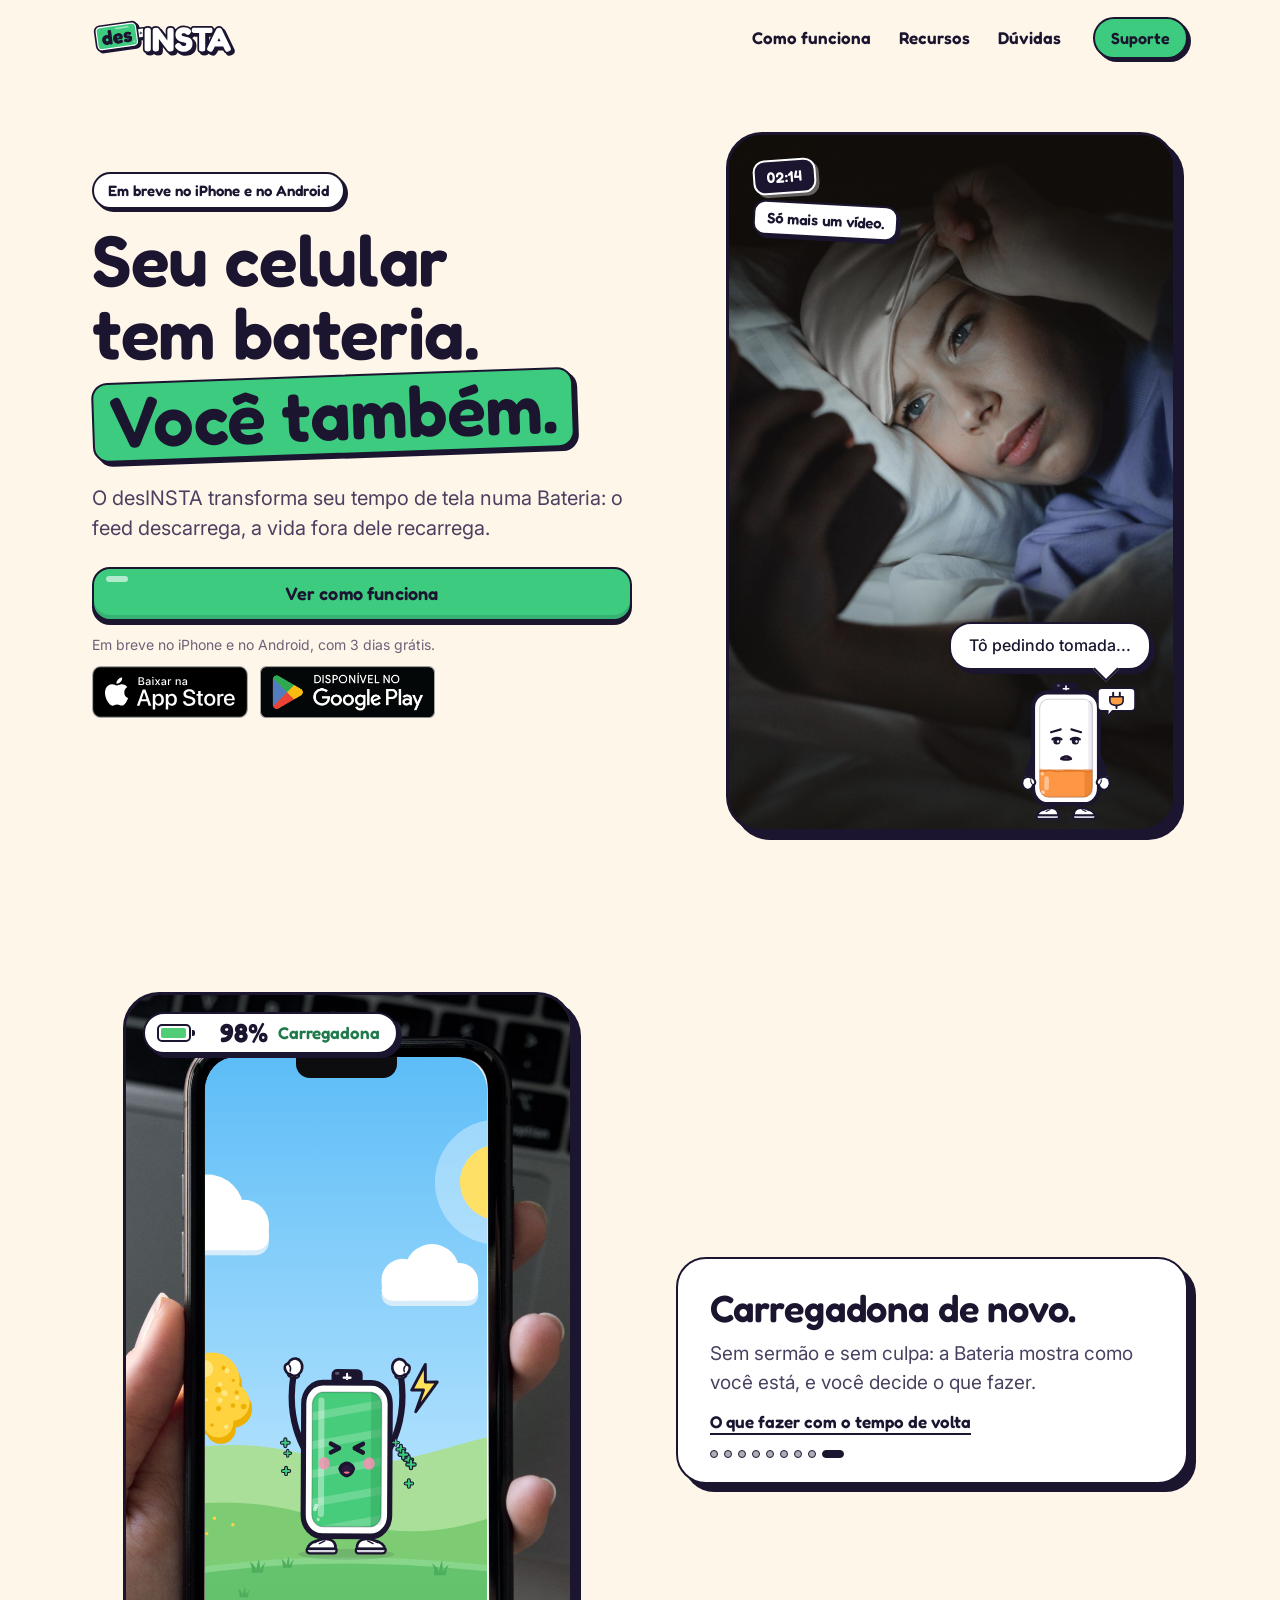
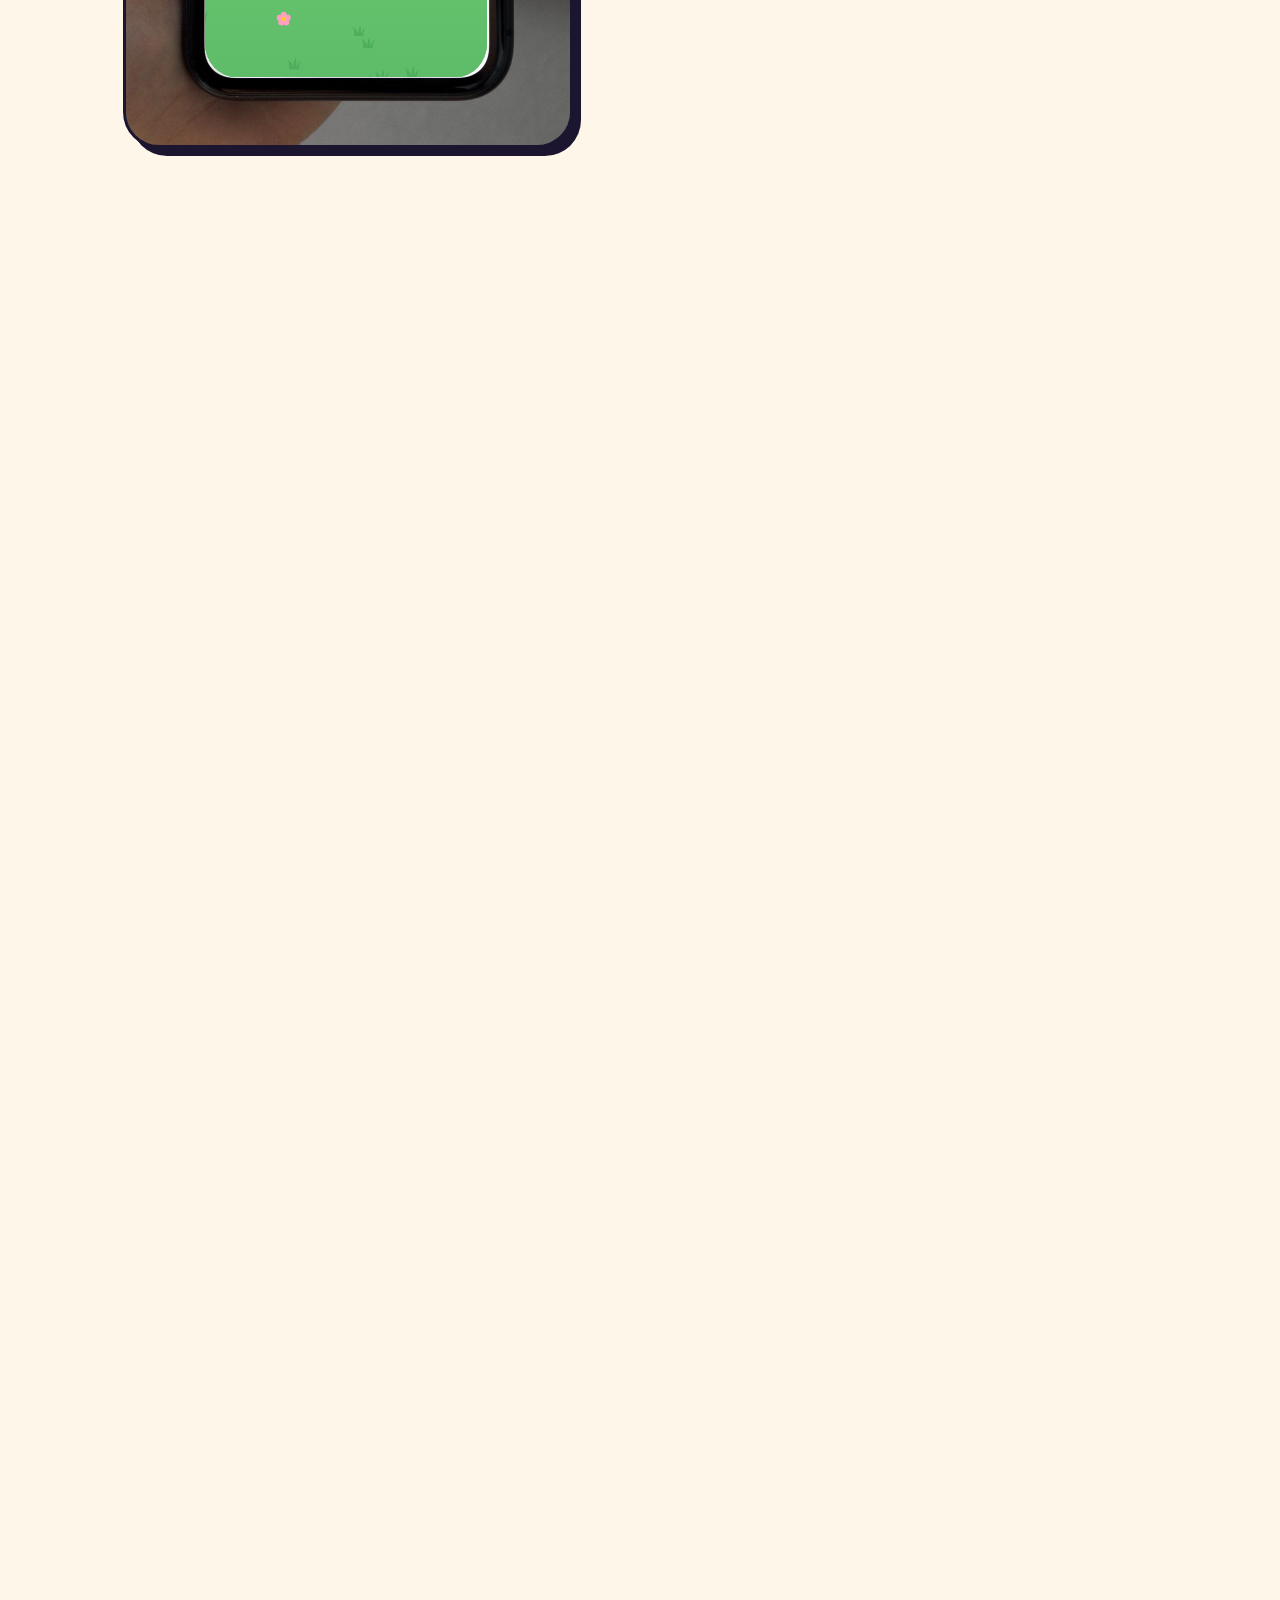
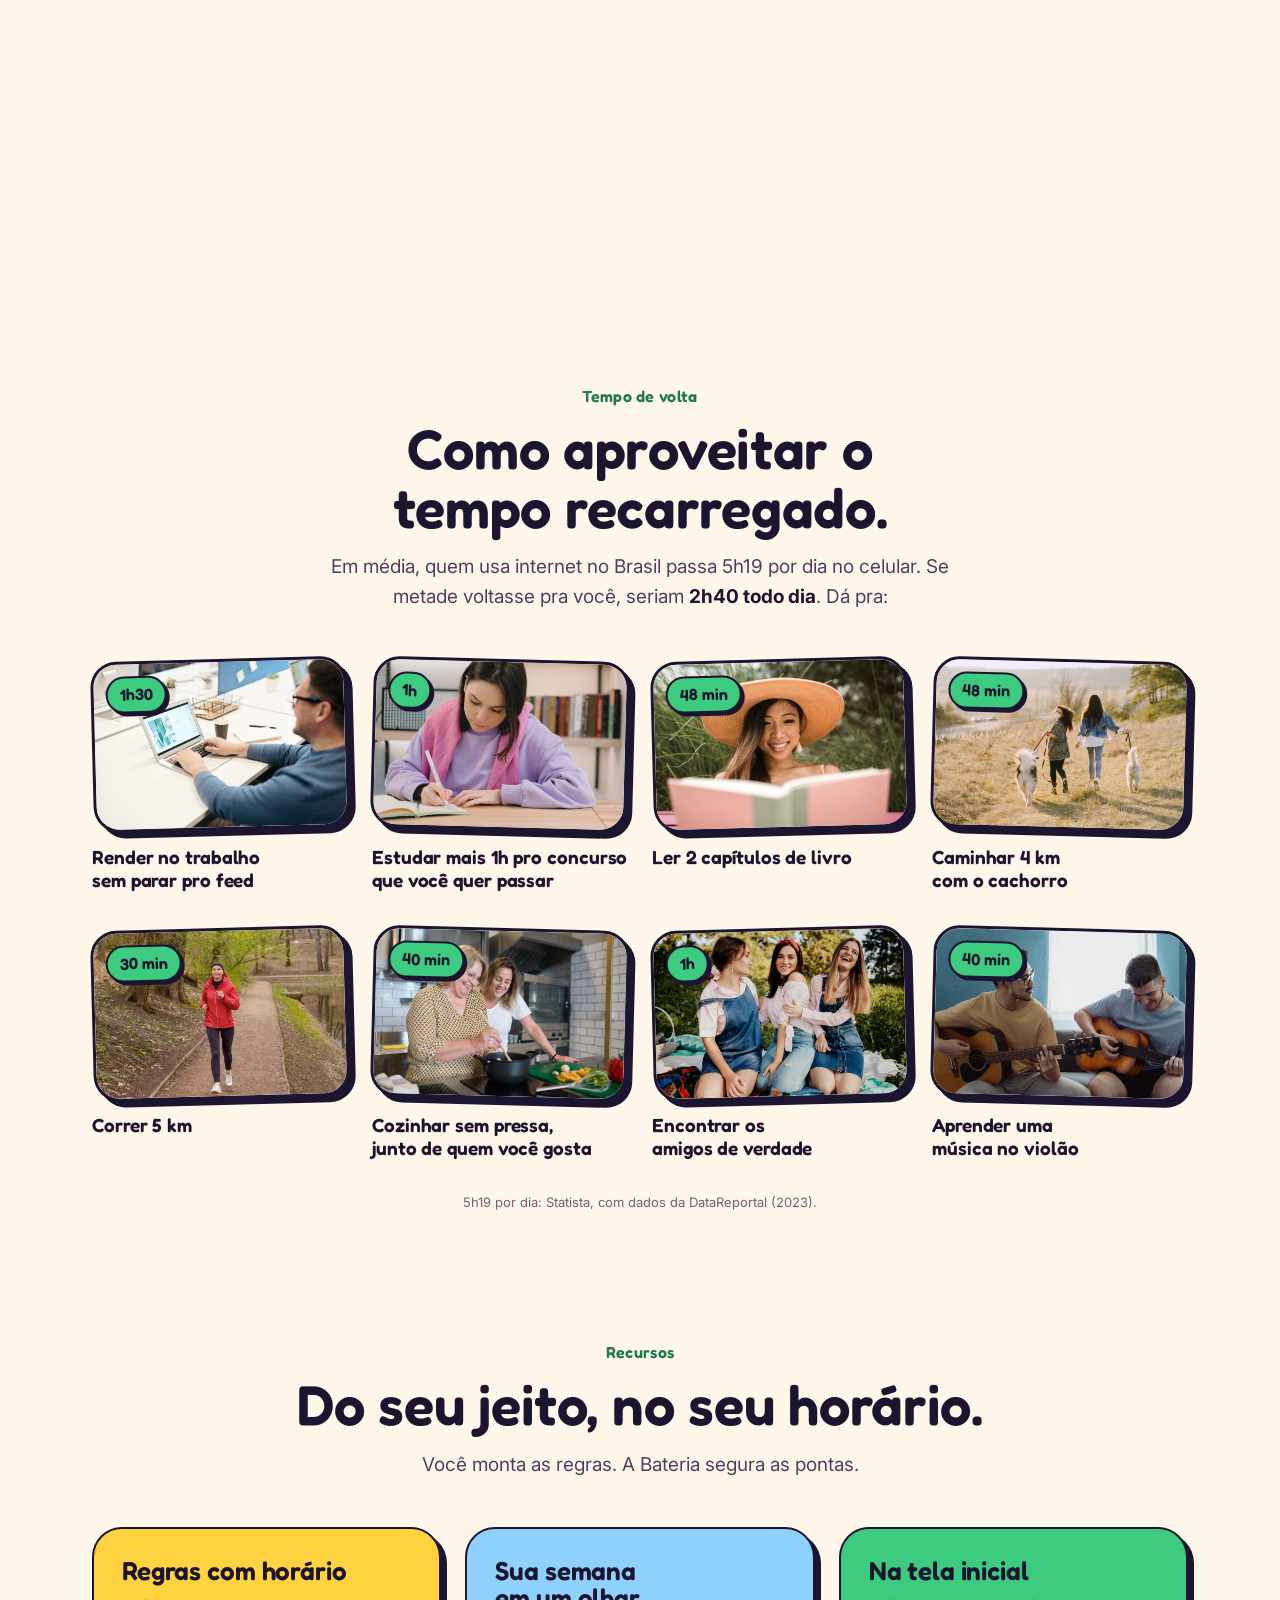
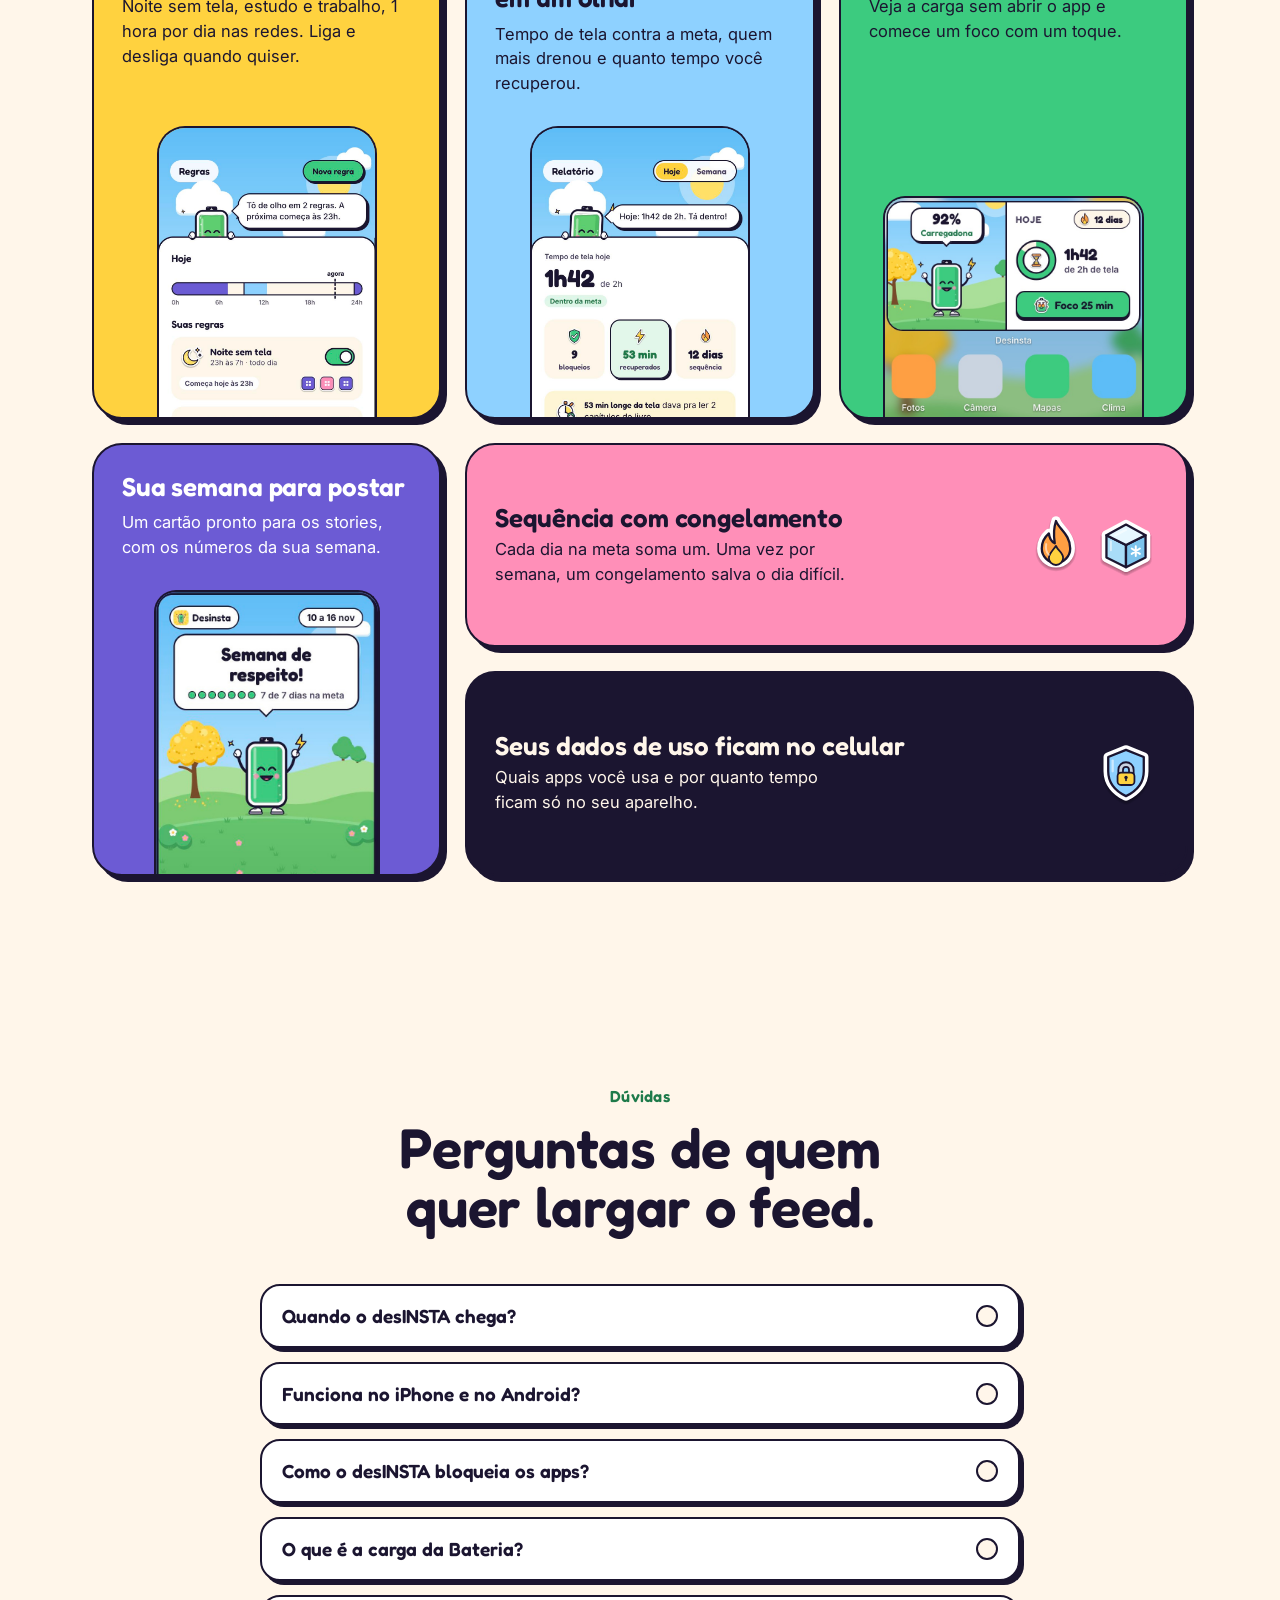
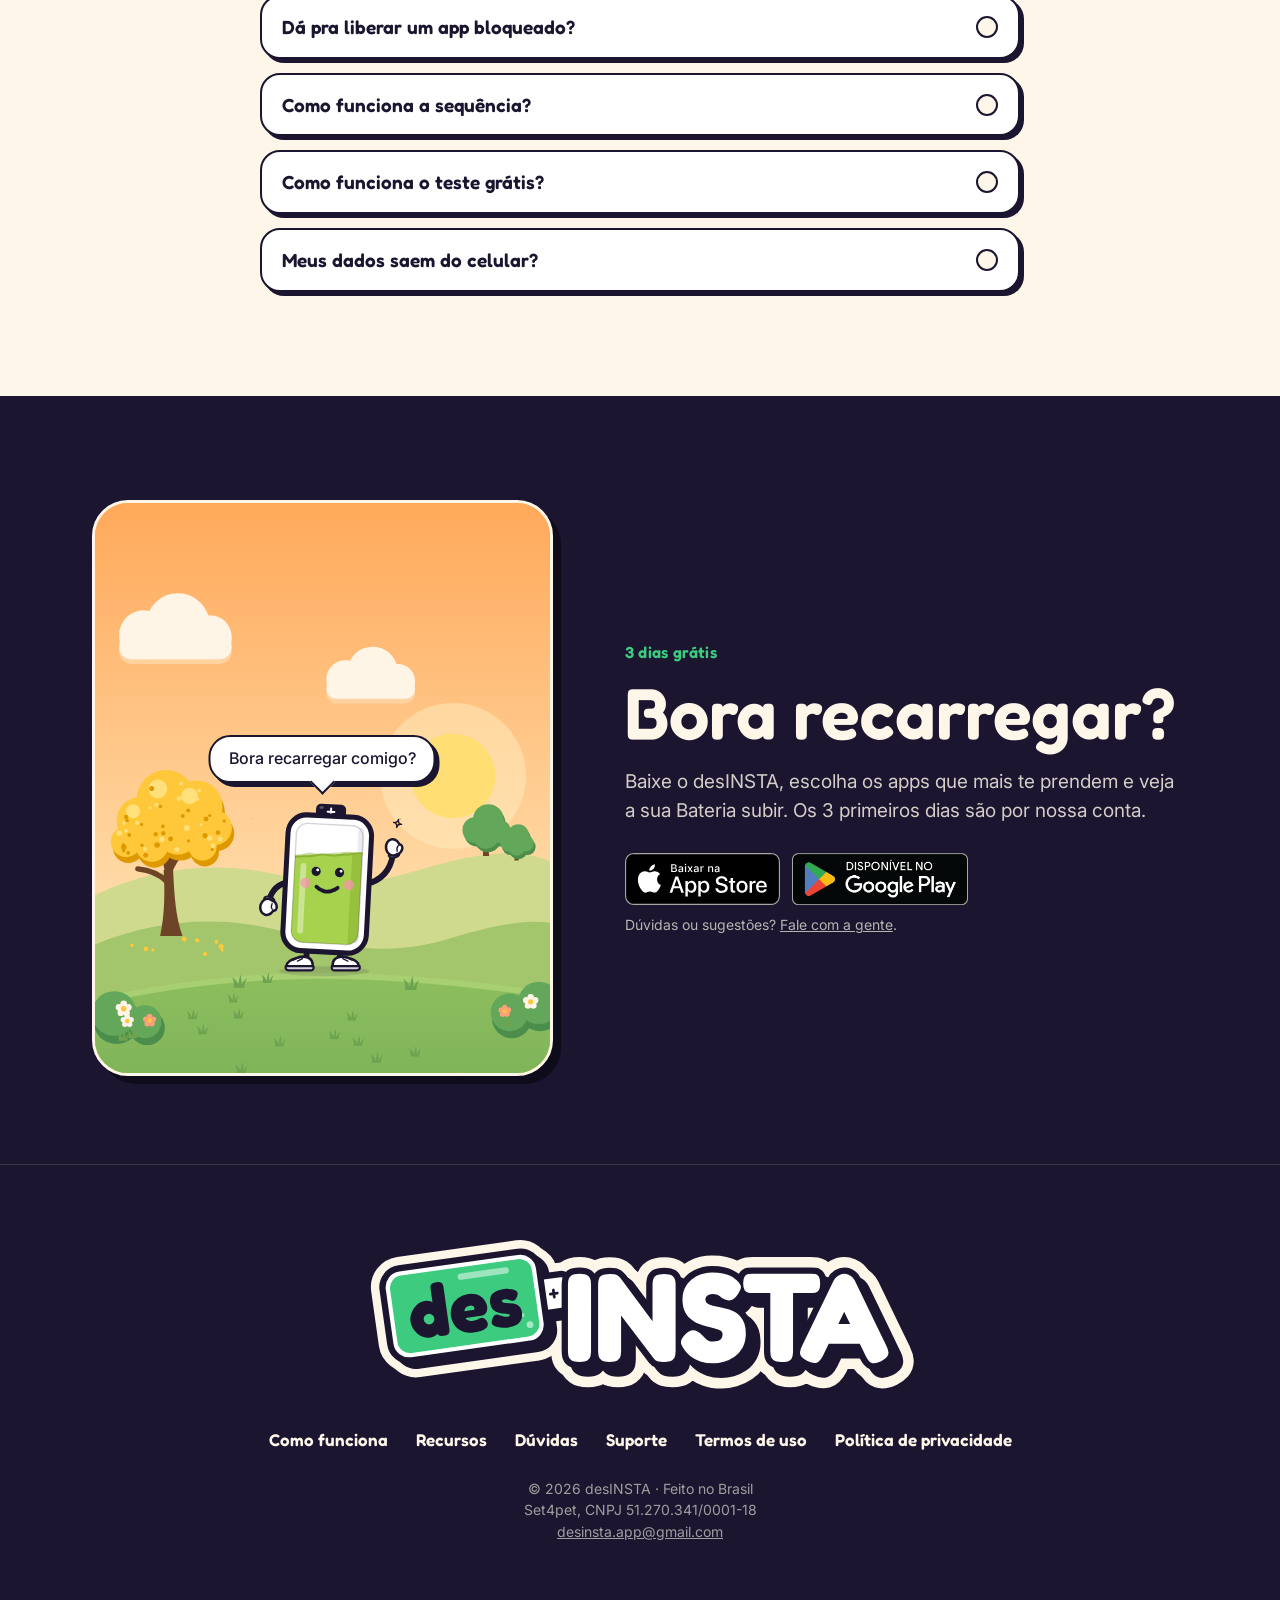
<file: index.html>
<!doctype html>
<html lang="pt-BR">
<head>
<meta charset="utf-8">
<meta name="viewport" content="width=device-width, initial-scale=1, viewport-fit=cover">
<title>desINSTA: recarregue a sua bateria mental</title>
<meta name="description" content="O desINSTA transforma seu tempo de tela numa Bateria: o feed descarrega, a vida longe dele recarrega. Bloqueie os apps que mais te prendem e ganhe tempo de volta. 3 dias grátis.">
<meta name="theme-color" content="#FFF6EA">
<link rel="icon" href="assets/icone-app.svg" type="image/svg+xml">
<link rel="apple-touch-icon" href="assets/icone-180.png">
<link rel="canonical" href="https://desinsta.app/">
<meta property="og:type" content="website">
<meta property="og:site_name" content="desINSTA">
<meta property="og:locale" content="pt_BR">
<meta property="og:url" content="https://desinsta.app/">
<meta property="og:title" content="desINSTA: seu celular tem bateria. Você também.">
<meta property="og:description" content="O feed descarrega a sua Bateria. A vida longe dele recarrega. 3 dias grátis.">
<meta property="og:image" content="https://desinsta.app/assets/compartilhar.png">
<meta property="og:image:width" content="1200">
<meta property="og:image:height" content="630">
<meta property="og:image:alt" content="A Bateria do desINSTA pedindo tomada, ao lado de uma mulher acordada de madrugada no celular">
<meta name="twitter:card" content="summary_large_image">
<meta name="twitter:image" content="https://desinsta.app/assets/compartilhar.png">
<link rel="preconnect" href="https://fonts.googleapis.com">
<link rel="preconnect" href="https://fonts.gstatic.com" crossorigin>
<link rel="stylesheet" href="https://fonts.googleapis.com/css2?family=Fredoka:wght@500;600;700&family=Inter:wght@400;500;600;700&display=swap">
<link rel="stylesheet" href="estilo.css?v=20261121f">
</head>
<body>
<a class="pular" href="#conteudo">Pular para o conteúdo</a>

<header class="topo">
  <div class="topo-dentro">
    <a class="marca" href="#conteudo" aria-label="desINSTA, voltar ao começo"><img src="assets/logo.svg" alt="desINSTA" width="152" height="40"></a>
    <nav class="menu" aria-label="Seções da página">
      <a href="#como-funciona">Como funciona</a>
      <a href="#recursos">Recursos</a>
      <a href="#duvidas">Dúvidas</a>
    </nav>
    <a class="botao-pilula" href="suporte.html" data-goatcounter-click="suporte-topo">Suporte</a>
  </div>
</header>

<main id="conteudo">

  <!-- ===================================================== começo -->
  <section class="heroi" aria-labelledby="heroi-titulo">
    <div class="heroi-palco janela heroi-foto">
      <img class="foto" src="assets/fotos/madrugada.jpg" alt="Uma mulher deitada na cama, de madrugada, com a máscara de dormir na testa e o rosto iluminado pelo celular" width="1000" height="1500" fetchpriority="high">
      <div class="foto-sombra" aria-hidden="true"></div>
      <span class="adesivo adesivo-hora" aria-hidden="true">02:14</span>
      <span class="adesivo adesivo-feed" aria-hidden="true">Só mais um vídeo.</span>
      <div class="bateria-lugar"></div>
      <button class="balao" type="button" aria-label="Ouvir outra fala da Bateria"><span class="balao-fala" aria-live="polite">Tô pedindo tomada...</span></button>
    </div>

    <div class="heroi-texto">
      <p class="selo">Em breve no iPhone e no Android</p>
      <h1 id="heroi-titulo">Seu celular tem bateria. <span class="destaque">Você também.</span></h1>
    </div>
    <div class="heroi-espaco" aria-hidden="true"></div>
    <div class="heroi-folha">
      <p class="heroi-sub">O desINSTA transforma seu tempo de tela numa Bateria: o feed descarrega, a vida fora dele recarrega.</p>
      <div class="lista-campos">
        <a class="botao-principal" href="#como-funciona" data-goatcounter-click="ver-como-funciona">Ver como funciona</a>
      </div>
      <p class="lista-nota selos-nota">Em breve no iPhone e no Android, com 3 dias grátis.</p>
      <div class="selos-lojas" aria-label="Em breve na App Store e no Google Play">
        <span class="selo-loja" data-goatcounter-click="selo-app-store-comeco"><img src="assets/lojas/app-store-pt-br.svg" alt="Baixar na App Store" width="120" height="40"></span>
        <span class="selo-loja" data-goatcounter-click="selo-google-play-comeco"><img src="assets/lojas/google-play-pt-br.png" alt="Disponível no Google Play" width="135" height="40"></span>
      </div>
    </div>
  </section>

  <!-- ===================================================== a história da Bateria (rolar a página descarrega) -->
  <section class="historia" id="como-funciona" aria-labelledby="historia-titulo" data-faixa="4">
    <div class="historia-fixo">
      <div class="historia-palco">
       <div class="mao">
        <img class="mao-foto" src="assets/fotos/celular-na-mao.jpg" alt="Uma mão segurando o celular; na tela, a Bateria do desINSTA" width="1200" height="2133" loading="lazy">
        <div class="mao-tela janela">
        <div class="cena" aria-hidden="true">
          <img src="assets/cenarios/cenario-0-apagao.svg" alt="" width="390" height="844" data-f="0" loading="lazy">
          <img src="assets/cenarios/cenario-1-noite.svg" alt="" width="390" height="844" data-f="1" loading="lazy">
          <img src="assets/cenarios/cenario-2-anoitecer.svg" alt="" width="390" height="844" data-f="2" loading="lazy">
          <img src="assets/cenarios/cenario-3-fim-de-tarde.svg" alt="" width="390" height="844" data-f="3" loading="lazy">
          <img src="assets/cenarios/cenario-4-dia-de-sol.svg" alt="" width="390" height="844" data-f="4" class="ligada">
        </div>
        <div class="bateria-lugar"></div>
        <span class="mao-entalhe" aria-hidden="true"></span>
        </div>
       </div>
        <p class="carga-chip" aria-hidden="true">
          <span class="carga-pilha"><span class="carga-pilha-cheio"></span></span>
          <span class="carga-num">100%</span>
          <span class="carga-nome">Carregadona</span>
        </p>
      </div>

      <div class="historia-folha">
        <ol class="passos">
          <li class="passo ativo" data-de="0">
            <p class="olho">Como funciona</p>
            <h2 id="historia-titulo">Esta é a sua Bateria.</h2>
            <p>Ela mostra como anda a sua cabeça, de 0 a 100%. Role a página para ver o que o feed faz com ela.</p>
          </li>
          <li class="passo" data-de="0.10">
            <h3>Só uma olhadinha…</h3>
            <p>Você abre o feed por um minuto. Um vídeo puxa o outro, e a carga começa a cair.</p>
          </li>
          <li class="passo" data-de="0.22">
            <h3>Quando vê, já foi uma hora.</h3>
            <p>O feed foi feito para não ter fim. A sua carga, não.</p>
          </li>
          <li class="passo" data-de="0.34">
            <h3>Só mais um vídeo.</h3>
            <p>Já passou da meia-noite e a carga está no fim. Parece familiar?</p>
          </li>
          <li class="passo" data-de="0.46">
            <h3>Descarregou.</h3>
            <p>Em 2023, o brasileiro passava em média 5h19 por dia na internet pelo celular.</p>
            <p class="fonte">Fonte: Statista, com dados da DataReportal.</p>
          </li>
          <li class="passo" data-de="0.56">
            <p class="olho">Com o desINSTA</p>
            <h3>Abriu o app bloqueado? Ela aparece antes.</h3>
            <p>Na hora da sua regra, a Bateria entra no lugar do feed. Desistiu de abrir? Ganha carga.</p>
            <p class="ganho">+2% a cada desistência</p>
          </li>
          <li class="passo" data-de="0.68">
            <h3>Foco que recarrega.</h3>
            <p>Escolha quanto tempo quer longe da tela. Os apps que mais te prendem ficam travados até o fim.</p>
            <p class="ganho">+1% a cada 5 min de foco</p>
          </li>
          <li class="passo" data-de="0.80">
            <h3>Dia na meta, Bateria cheia.</h3>
            <p>Fechou o dia dentro da sua meta de tempo de tela? A carga sobe e a sequência ganha mais um dia.</p>
            <p class="ganho">+10% no dia dentro da meta</p>
          </li>
          <li class="passo" data-de="0.90">
            <h3>Carregadona de novo.</h3>
            <p>Sem sermão e sem culpa: a Bateria mostra como você está, e você decide o que fazer.</p>
            <a class="link-seta" href="#tempo">O que fazer com o tempo de volta</a>
          </li>
        </ol>
        <div class="passos-pontos" aria-hidden="true"></div>
      </div>
    </div>
  </section>

  <!-- ===================================================== o tempo de volta: o que dá para fazer -->
  <section class="tempo largura" id="tempo" aria-labelledby="tempo-titulo">
    <div class="cabeca">
      <p class="olho">Tempo de volta</p>
      <h2 id="tempo-titulo">Como aproveitar o tempo recarregado.</h2>
      <p class="cabeca-sub">Em média, quem usa internet no Brasil passa 5h19 por dia no celular. Se metade voltasse pra você, seriam <strong>2h40 todo dia</strong>. Dá pra:</p>
    </div>
    <ul class="ideias">
      <li class="ideia">
        <div class="ideia-foto"><img src="assets/fotos/trabalhar.jpg" alt="Um homem de óculos concentrado, digitando no notebook num escritório" width="900" height="600" loading="lazy"><span class="ideia-tempo">1h30</span></div>
        <h3>Render no trabalho sem parar pro feed</h3>
      </li>
      <li class="ideia">
        <div class="ideia-foto"><img src="assets/fotos/estudar.jpg" alt="Uma mulher concentrada, fazendo anotações no caderno, com livros na estante atrás" width="900" height="600" loading="lazy"><span class="ideia-tempo">1h</span></div>
        <h3>Estudar mais 1h pro concurso que você quer passar</h3>
      </li>
      <li class="ideia">
        <div class="ideia-foto"><img src="assets/fotos/ler.jpg" alt="Uma mulher de chapéu sorrindo com um livro, ao sol" width="900" height="600" loading="lazy"><span class="ideia-tempo">48 min</span></div>
        <h3>Ler 2 capítulos de livro</h3>
      </li>
      <li class="ideia">
        <div class="ideia-foto"><img src="assets/fotos/cachorro.jpg" alt="Duas pessoas passeando com os cachorros num campo" width="900" height="600" loading="lazy"><span class="ideia-tempo">48 min</span></div>
        <h3>Caminhar 4 km com o cachorro</h3>
      </li>
      <li class="ideia">
        <div class="ideia-foto"><img src="assets/fotos/correr.jpg" alt="Uma mulher correndo numa trilha no parque" width="900" height="600" loading="lazy"><span class="ideia-tempo">30 min</span></div>
        <h3>Correr 5 km</h3>
      </li>
      <li class="ideia">
        <div class="ideia-foto"><img src="assets/fotos/cozinhar.jpg" alt="Mãe e filha cozinhando juntas" width="900" height="600" loading="lazy"><span class="ideia-tempo">40 min</span></div>
        <h3>Cozinhar sem pressa, junto de quem você gosta</h3>
      </li>
      <li class="ideia">
        <div class="ideia-foto"><img src="assets/fotos/amigos.jpg" alt="Três amigas rindo juntas num piquenique" width="900" height="600" loading="lazy"><span class="ideia-tempo">1h</span></div>
        <h3>Encontrar os amigos de verdade</h3>
      </li>
      <li class="ideia">
        <div class="ideia-foto"><img src="assets/fotos/violao.jpg" alt="Dois amigos tocando violão em casa" width="900" height="600" loading="lazy"><span class="ideia-tempo">40 min</span></div>
        <h3>Aprender uma música no violão</h3>
      </li>
    </ul>
    <p class="tempo-fonte">5h19 por dia: Statista, com dados da DataReportal (2023).</p>
  </section>

  <!-- ===================================================== recursos em blocos -->
  <section class="blocos largura" id="recursos" aria-labelledby="blocos-titulo">
    <div class="cabeca">
      <p class="olho">Recursos</p>
      <h2 id="blocos-titulo">Do seu jeito, no seu horário.</h2>
      <p class="cabeca-sub">Você monta as regras. A Bateria segura as pontas.</p>
    </div>
    <div class="grade">
      <article class="cartao c-amarelo">
        <h3>Regras com horário</h3>
        <p>Noite sem tela, estudo e trabalho, 1 hora por dia nas redes. Liga e desliga quando quiser.</p>
        <div class="espiada"><img src="assets/telas/regras.jpg" alt="Tela de regras: a linha do dia e as regras Noite sem tela, Estudo e trabalho e 1h por dia em redes sociais." width="390" height="844" loading="lazy"></div>
      </article>
      <article class="cartao c-ceu">
        <h3>Sua semana em um olhar</h3>
        <p>Tempo de tela contra a meta, quem mais drenou e quanto tempo você recuperou.</p>
        <div class="espiada"><img src="assets/telas/relatorio.jpg" alt="Relatório de hoje: 1h42 de tela de uma meta de 2h, 9 bloqueios, 53 minutos recuperados e 12 dias de sequência." width="390" height="844" loading="lazy"></div>
      </article>
      <article class="cartao c-verde">
        <h3>Na tela inicial</h3>
        <p>Veja a carga sem abrir o app e comece um foco com um toque.</p>
        <div class="espiada espiada-widget"><img src="assets/telas/widgets.jpg" alt="Widget do desINSTA na tela inicial: a Bateria com 92%, o tempo de tela do dia e o botão Foco 25 min." width="350" height="420" loading="lazy"></div>
      </article>
      <article class="cartao c-rosa c-icones">
        <div class="icones-par" aria-hidden="true">
          <img src="assets/icones/ic_metricas_sequencia.svg" alt="" width="64" height="64">
          <img src="assets/icones/ic_jogo_congelamento.svg" alt="" width="64" height="64">
        </div>
        <div class="cartao-texto">
          <h3>Sequência com congelamento</h3>
          <p>Cada dia na meta soma um. Uma vez por semana, um congelamento salva o dia difícil.</p>
        </div>
      </article>
      <article class="cartao c-roxo">
        <h3>Sua semana para postar</h3>
        <p>Um cartão pronto para os stories, com os números da sua semana.</p>
        <div class="espiada espiada-story"><img src="assets/telas/story.jpg" alt="Cartão Minha semana: Semana de respeito, 7 de 7 dias na meta." width="300" height="533" loading="lazy"></div>
      </article>
      <article class="cartao c-tinta c-icones">
        <div class="icones-par" aria-hidden="true">
          <img src="assets/icones/ic_sistema_privacidade.svg" alt="" width="64" height="64">
        </div>
        <div class="cartao-texto">
          <h3>Seus dados de uso ficam no celular</h3>
          <p>Quais apps você usa e por quanto tempo ficam só no seu aparelho.</p>
        </div>
      </article>
    </div>
  </section>

  <!-- ===================================================== dúvidas -->
  <section class="duvidas largura" id="duvidas" aria-labelledby="duvidas-titulo">
    <div class="cabeca">
      <p class="olho">Dúvidas</p>
      <h2 id="duvidas-titulo">Perguntas de quem quer largar o feed.</h2>
    </div>
    <div class="perguntas">
      <details>
        <summary>Quando o desINSTA chega?</summary>
        <p>O iPhone vem primeiro: o app está a caminho da App Store. O Android chega logo depois.</p>
      </details>
      <details>
        <summary>Funciona no iPhone e no Android?</summary>
        <p>Sim. No iPhone, a partir do iOS 17. No Android, a partir do Android 10.</p>
      </details>
      <details>
        <summary>Como o desINSTA bloqueia os apps?</summary>
        <p>Você escolhe os apps e as regras. Na hora da regra, quem abre o app vê a Bateria primeiro. No iPhone, quem bloqueia é o próprio sistema, pelo Tempo de Uso. No Android, o desINSTA aparece por cima do app.</p>
      </details>
      <details>
        <summary>O que é a carga da Bateria?</summary>
        <p>É a sua bateria mental, de 0 a 100%. Tempo longe da tela recarrega, rolar o feed descarrega, e o foco recarrega mais rápido.</p>
      </details>
      <details>
        <summary>Dá pra liberar um app bloqueado?</summary>
        <p>Dá. Na tela de bloqueio, escolha 5 ou 15 minutos. Custa um pouco de carga, e você vê quanto antes de liberar.</p>
      </details>
      <details>
        <summary>Como funciona a sequência?</summary>
        <p>Cada dia dentro da meta de tempo de tela soma um dia. Se um dia passar da meta, um congelamento por semana salva a sequência sozinho.</p>
      </details>
      <details>
        <summary>Como funciona o teste grátis?</summary>
        <p>São 3 dias com tudo liberado. A gente avisa 2 dias antes da cobrança. Cancelou antes, não paga nada.</p>
      </details>
      <details>
        <summary>Meus dados saem do celular?</summary>
        <p>Os de uso, não: quais apps você usa e por quanto tempo ficam só no aparelho. Saem só os dados técnicos dos erros, algumas etapas (como o começo do teste grátis) e a assinatura, sem o seu nome. Está tudo na <a href="privacidade.html">política de privacidade</a>.</p>
      </details>
    </div>
  </section>

  <!-- ===================================================== fim: em breve na App Store -->
  <section class="final" id="lista" aria-labelledby="final-titulo">
    <div class="final-dentro largura">
      <div class="final-palco janela">
        <div class="cena" aria-hidden="true">
          <img src="assets/cenarios/cenario-3-fim-de-tarde.svg" alt="" width="390" height="844" class="ligada" loading="lazy">
        </div>
        <div class="bateria-lugar"></div>
        <button class="balao" type="button" aria-label="Ouvir outra fala da Bateria"><span class="balao-fala" aria-live="polite">Bora recarregar comigo?</span></button>
      </div>
      <div class="final-texto">
        <p class="olho">3 dias grátis</p>
        <h2 id="final-titulo">Bora recarregar?</h2>
        <p class="cabeca-sub">Baixe o desINSTA, escolha os apps que mais te prendem e veja a sua Bateria subir. Os 3 primeiros dias são por nossa conta.</p>
        <div class="selos-lojas" aria-label="Em breve na App Store e no Google Play">
          <span class="selo-loja" data-goatcounter-click="selo-app-store-fim"><img src="assets/lojas/app-store-pt-br.svg" alt="Baixar na App Store" width="120" height="40"></span>
          <span class="selo-loja" data-goatcounter-click="selo-google-play-fim"><img src="assets/lojas/google-play-pt-br.png" alt="Disponível no Google Play" width="135" height="40"></span>
        </div>
        <p class="lista-nota">Dúvidas ou sugestões? <a href="suporte.html" data-goatcounter-click="fale-com-a-gente">Fale com a gente</a>.</p>
      </div>
    </div>
  </section>
</main>

<footer class="rodape">
  <div class="largura">
    <img class="rodape-logo" src="assets/logo-escuro.svg" alt="desINSTA" width="532" height="158" loading="lazy">
    <nav class="rodape-links" aria-label="Atalhos">
      <a href="#como-funciona">Como funciona</a>
      <a href="#recursos">Recursos</a>
      <a href="#duvidas">Dúvidas</a>
      <a href="suporte.html">Suporte</a>
      <a href="termos.html">Termos de uso</a>
      <a href="privacidade.html">Política de privacidade</a>
    </nav>
    <p class="rodape-fim">© 2026 desINSTA · Feito no Brasil<br>Set4pet, CNPJ 51.270.341/0001-18<br><a href="mailto:desinsta.app@gmail.com">desinsta.app@gmail.com</a></p>
  </div>
</footer>


<script src="assets/bateria-core.js?v=20261121f"></script>
<script src="js/bateria-site.js?v=20261121f"></script>
<script src="js/site.js?v=20261121f"></script>
</body>
</html>
</file>
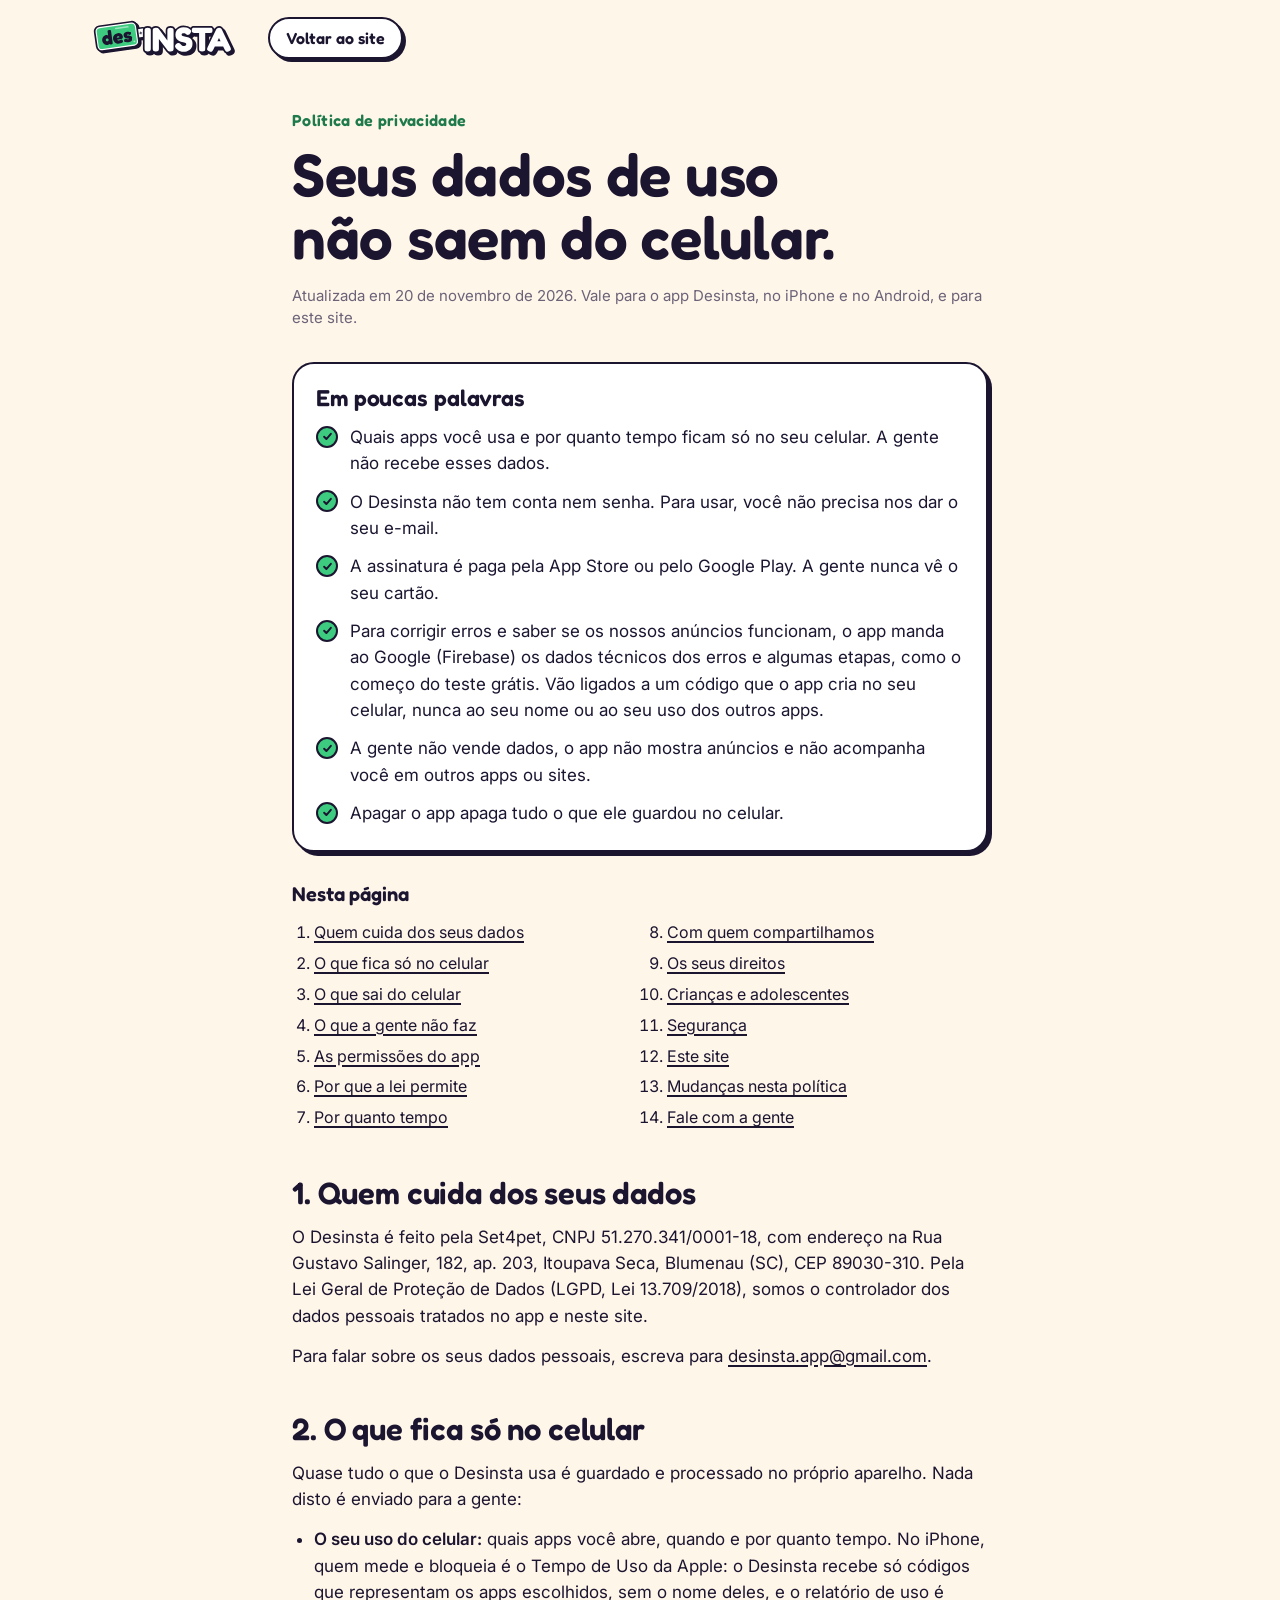
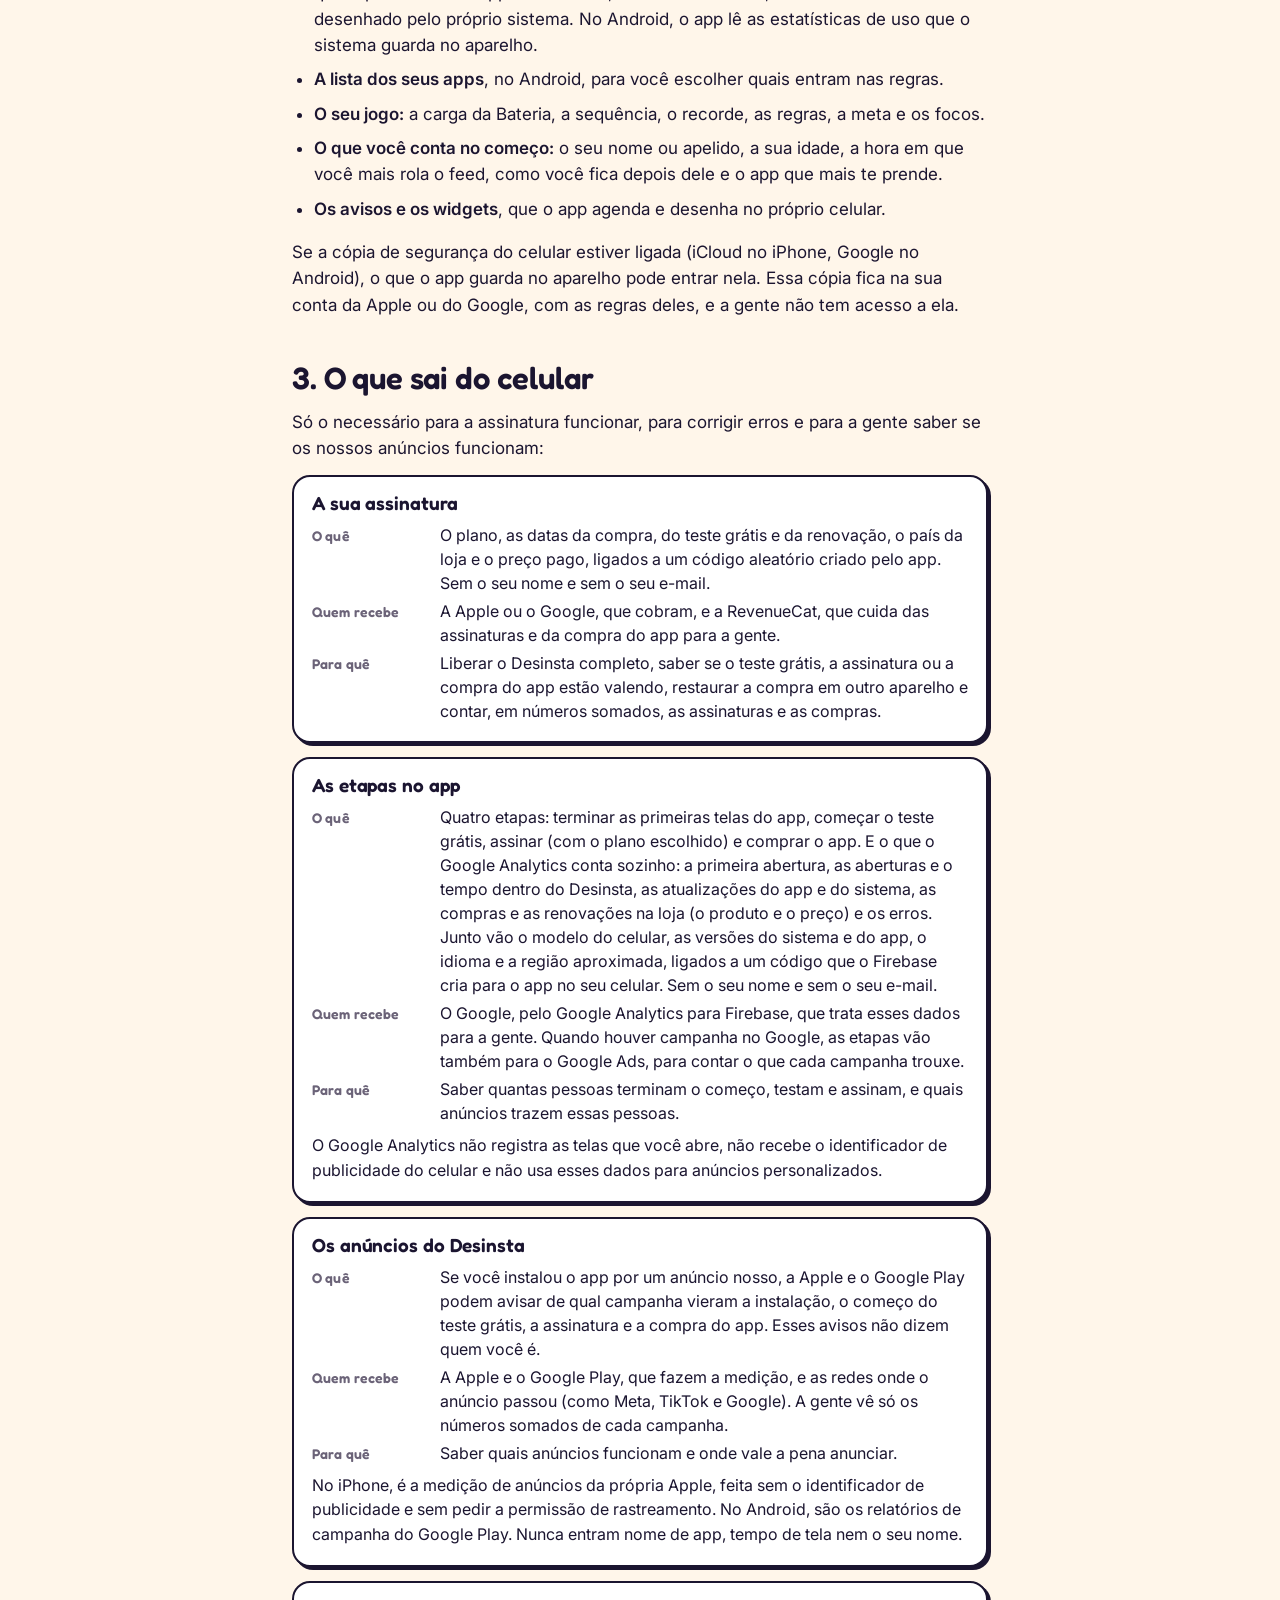
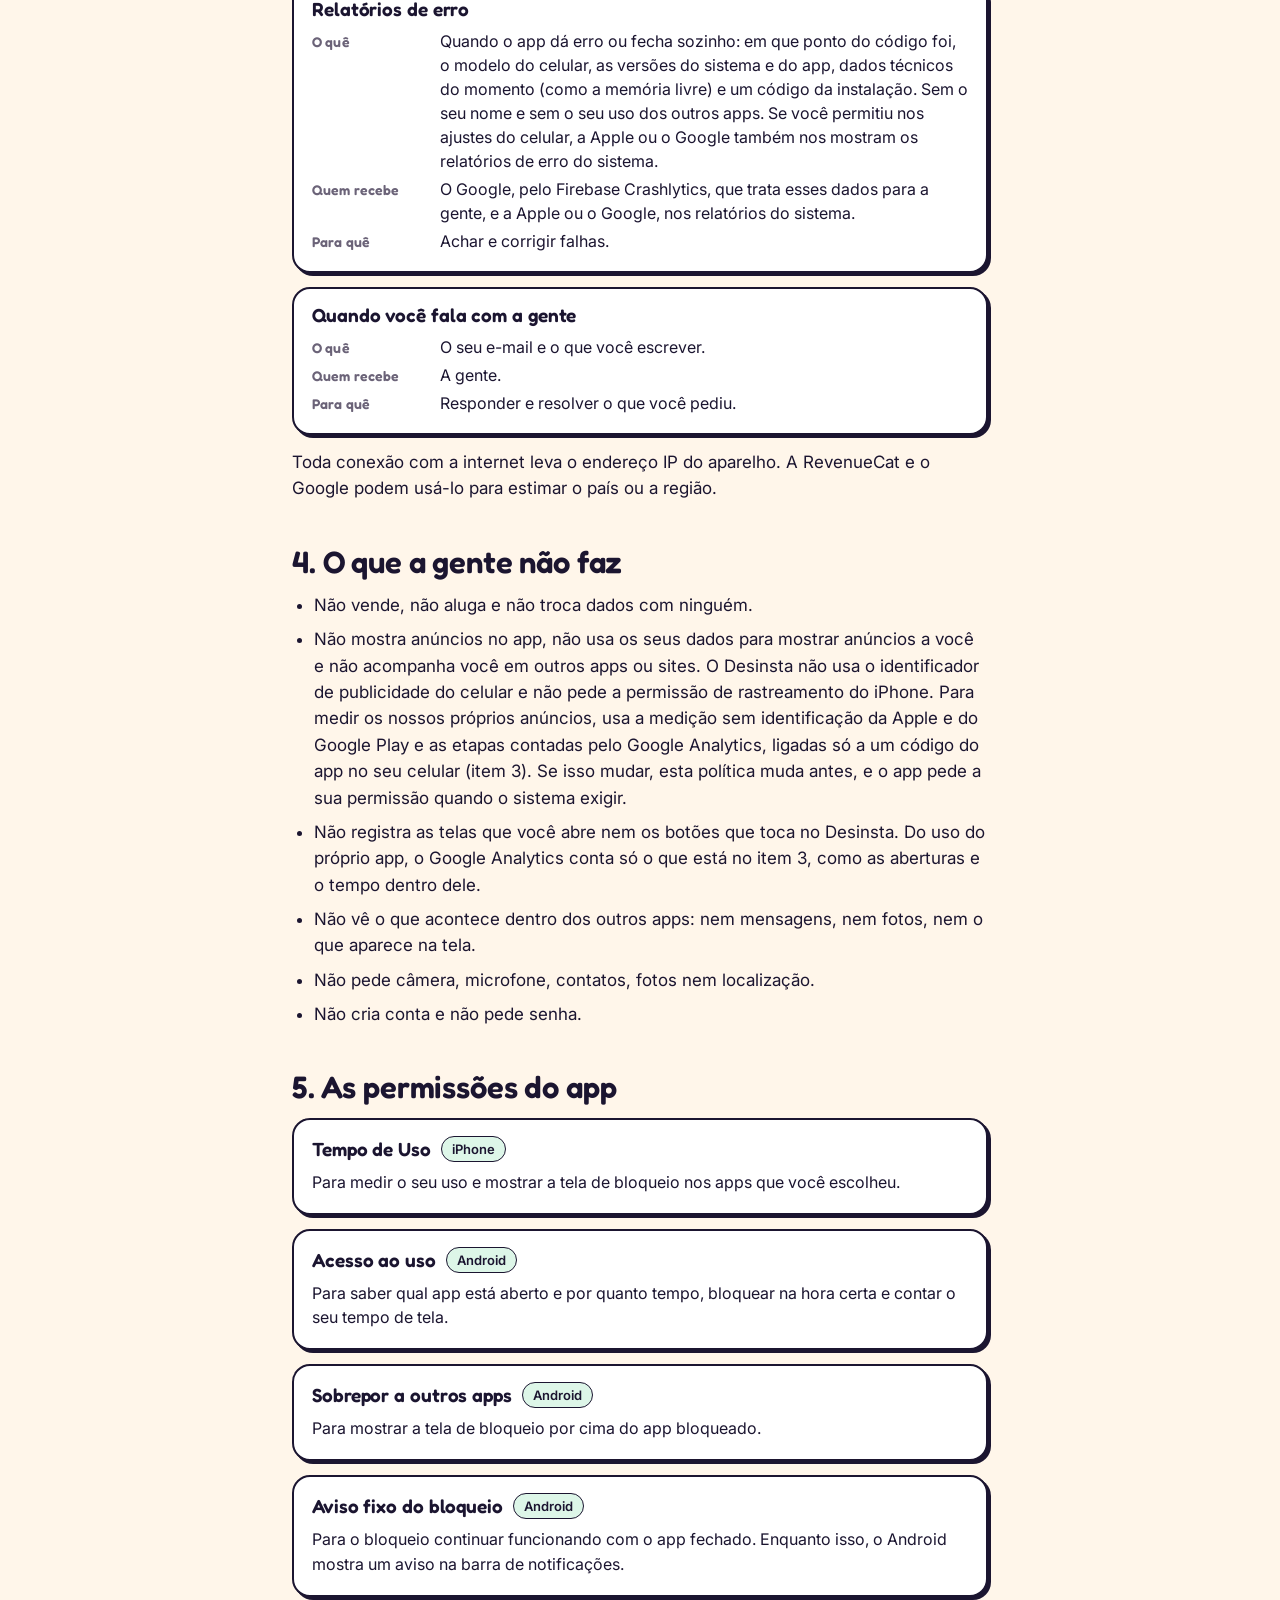
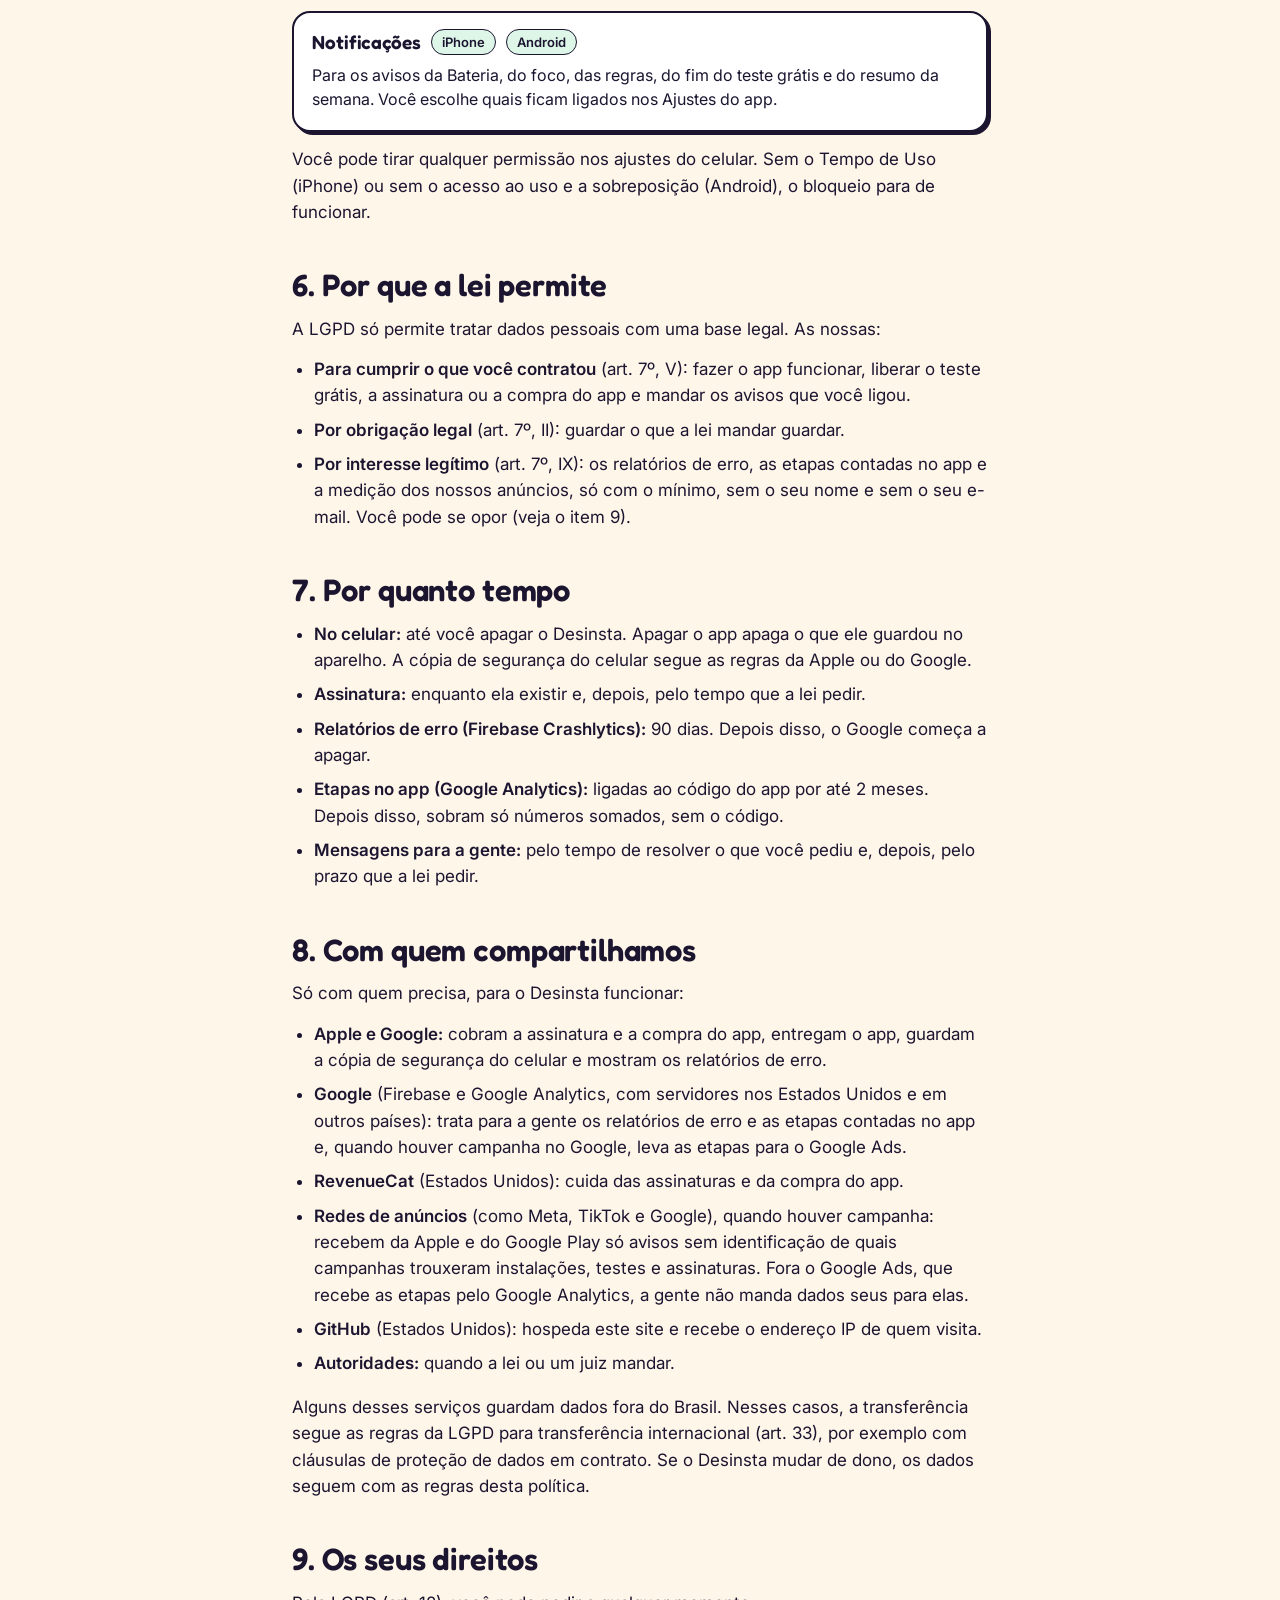
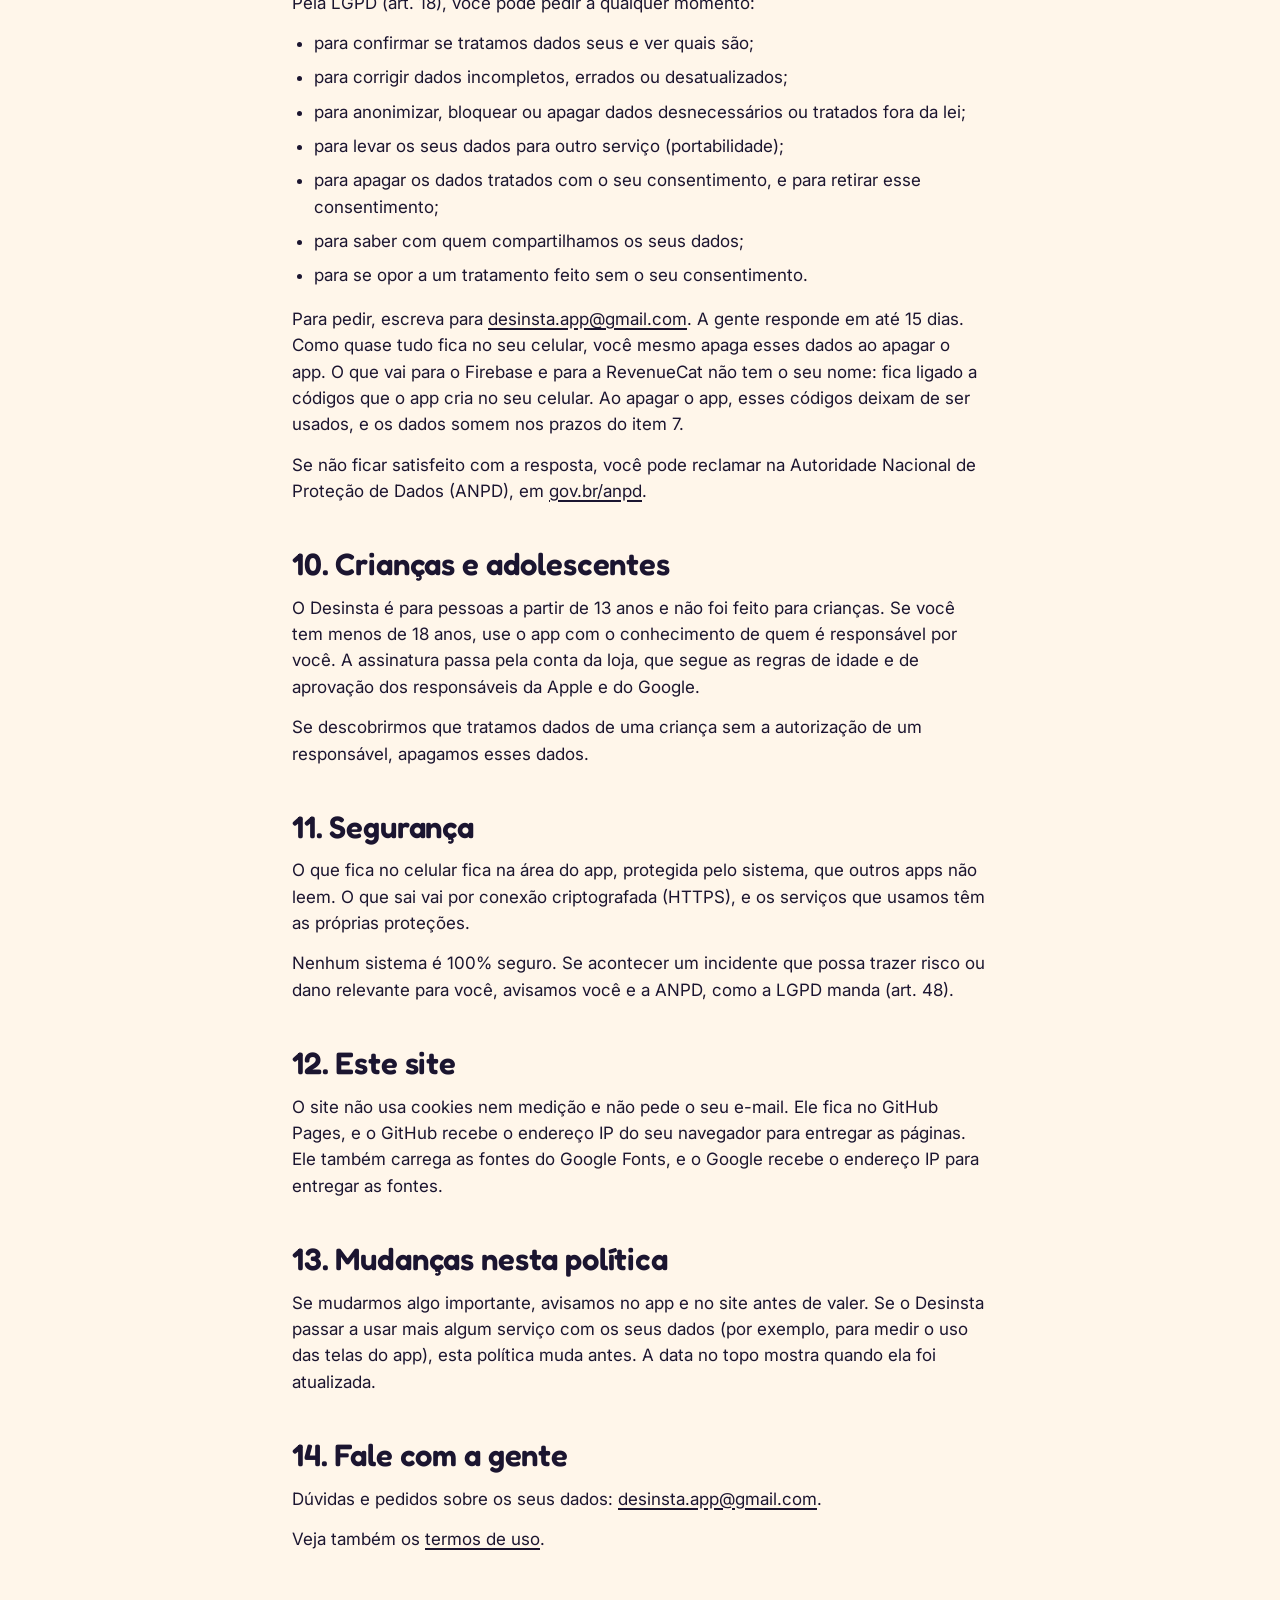
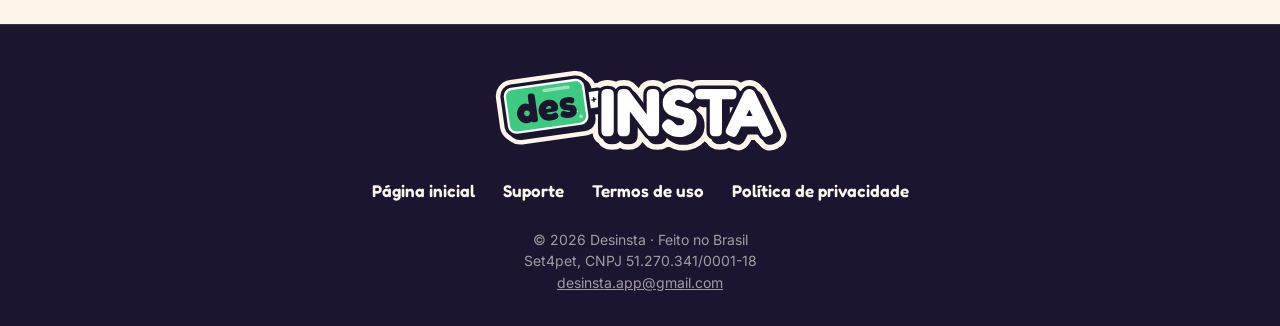
<file: privacidade.html>
<!doctype html>
<html lang="pt-BR">
<head>
<meta charset="utf-8">
<meta name="viewport" content="width=device-width, initial-scale=1, viewport-fit=cover">
<title>Política de privacidade · Desinsta</title>
<meta name="description" content="Como o Desinsta cuida dos seus dados: o seu uso do celular fica só no aparelho.">
<meta name="theme-color" content="#FFF6EA">
<link rel="icon" href="assets/icone-app.svg" type="image/svg+xml">
<link rel="apple-touch-icon" href="assets/icone-180.png">
<script>if (/[?&]app\b/.test(location.search)) document.documentElement.classList.add('no-app');</script>
<link rel="preconnect" href="https://fonts.googleapis.com">
<link rel="preconnect" href="https://fonts.gstatic.com" crossorigin>
<link rel="stylesheet" href="https://fonts.googleapis.com/css2?family=Fredoka:wght@500;600;700&family=Inter:wght@400;500;600;700&display=swap">
<link rel="stylesheet" href="estilo.css?v=20261121d">
<link rel="stylesheet" href="legal.css?v=20261121d">
</head>
<body class="pagina-legal">
<a class="pular" href="#conteudo">Pular para o texto</a>

<header class="topo">
  <div class="topo-dentro">
    <a class="marca" href="./" aria-label="Desinsta, página inicial"><img src="assets/logo.svg" alt="Desinsta" width="152" height="40"></a>
    <a class="botao-pilula" href="./">Voltar ao site</a>
  </div>
</header>

<main id="conteudo" class="doc">
  <div class="doc-cabeca">
    <p class="olho">Política de privacidade</p>
    <h1>Seus dados de uso não saem do celular.</h1>
    <p class="doc-data">Atualizada em 20 de novembro de 2026. Vale para o app Desinsta, no iPhone e no Android, e para este site.</p>
  </div>

  <section class="resumo" aria-labelledby="resumo-titulo">
    <h2 id="resumo-titulo">Em poucas palavras</h2>
    <ul>
      <li>Quais apps você usa e por quanto tempo ficam só no seu celular. A gente não recebe esses dados.</li>
      <li>O Desinsta não tem conta nem senha. Para usar, você não precisa nos dar o seu e-mail.</li>
      <li>A assinatura é paga pela App Store ou pelo Google Play. A gente nunca vê o seu cartão.</li>
      <li>Para corrigir erros e saber se os nossos anúncios funcionam, o app manda ao Google (Firebase) os dados técnicos dos erros e algumas etapas, como o começo do teste grátis. Vão ligados a um código que o app cria no seu celular, nunca ao seu nome ou ao seu uso dos outros apps.</li>
      <li>A gente não vende dados, o app não mostra anúncios e não acompanha você em outros apps ou sites.</li>
      <li>Apagar o app apaga tudo o que ele guardou no celular.</li>
    </ul>
  </section>

  <nav class="sumario" aria-labelledby="sumario-titulo">
    <h2 id="sumario-titulo">Nesta página</h2>
    <ol>
      <li><a href="#quem">Quem cuida dos seus dados</a></li>
      <li><a href="#no-celular">O que fica só no celular</a></li>
      <li><a href="#sai">O que sai do celular</a></li>
      <li><a href="#nao-faz">O que a gente não faz</a></li>
      <li><a href="#permissoes">As permissões do app</a></li>
      <li><a href="#bases">Por que a lei permite</a></li>
      <li><a href="#tempo">Por quanto tempo</a></li>
      <li><a href="#compartilha">Com quem compartilhamos</a></li>
      <li><a href="#direitos">Os seus direitos</a></li>
      <li><a href="#idade">Crianças e adolescentes</a></li>
      <li><a href="#seguranca">Segurança</a></li>
      <li><a href="#site">Este site</a></li>
      <li><a href="#mudancas">Mudanças nesta política</a></li>
      <li><a href="#contato">Fale com a gente</a></li>
    </ol>
  </nav>

  <section class="parte" id="quem">
    <h2>1. Quem cuida dos seus dados</h2>
    <p>O Desinsta é feito pela Set4pet, CNPJ 51.270.341/0001-18, com endereço na Rua Gustavo Salinger, 182, ap. 203, Itoupava Seca, Blumenau (SC), CEP 89030-310. Pela Lei Geral de Proteção de Dados (LGPD, Lei 13.709/2018), somos o controlador dos dados pessoais tratados no app e neste site.</p>
    <p>Para falar sobre os seus dados pessoais, escreva para <a href="mailto:desinsta.app@gmail.com">desinsta.app@gmail.com</a>.</p>
  </section>

  <section class="parte" id="no-celular">
    <h2>2. O que fica só no celular</h2>
    <p>Quase tudo o que o Desinsta usa é guardado e processado no próprio aparelho. Nada disto é enviado para a gente:</p>
    <ul>
      <li><b>O seu uso do celular:</b> quais apps você abre, quando e por quanto tempo. No iPhone, quem mede e bloqueia é o Tempo de Uso da Apple: o Desinsta recebe só códigos que representam os apps escolhidos, sem o nome deles, e o relatório de uso é desenhado pelo próprio sistema. No Android, o app lê as estatísticas de uso que o sistema guarda no aparelho.</li>
      <li><b>A lista dos seus apps</b>, no Android, para você escolher quais entram nas regras.</li>
      <li><b>O seu jogo:</b> a carga da Bateria, a sequência, o recorde, as regras, a meta e os focos.</li>
      <li><b>O que você conta no começo:</b> o seu nome ou apelido, a sua idade, a hora em que você mais rola o feed, como você fica depois dele e o app que mais te prende.</li>
      <li><b>Os avisos e os widgets</b>, que o app agenda e desenha no próprio celular.</li>
    </ul>
    <p>Se a cópia de segurança do celular estiver ligada (iCloud no iPhone, Google no Android), o que o app guarda no aparelho pode entrar nela. Essa cópia fica na sua conta da Apple ou do Google, com as regras deles, e a gente não tem acesso a ela.</p>
  </section>

  <section class="parte" id="sai">
    <h2>3. O que sai do celular</h2>
    <p>Só o necessário para a assinatura funcionar, para corrigir erros e para a gente saber se os nossos anúncios funcionam:</p>
    <div class="doc-cartoes">
      <article class="doc-cartao">
        <h3>A sua assinatura</h3>
        <dl>
          <dt>O quê</dt><dd>O plano, as datas da compra, do teste grátis e da renovação, o país da loja e o preço pago, ligados a um código aleatório criado pelo app. Sem o seu nome e sem o seu e-mail.</dd>
          <dt>Quem recebe</dt><dd>A Apple ou o Google, que cobram, e a RevenueCat, que cuida das assinaturas e da compra do app para a gente.</dd>
          <dt>Para quê</dt><dd>Liberar o Desinsta completo, saber se o teste grátis, a assinatura ou a compra do app estão valendo, restaurar a compra em outro aparelho e contar, em números somados, as assinaturas e as compras.</dd>
        </dl>
      </article>
      <article class="doc-cartao">
        <h3>As etapas no app</h3>
        <dl>
          <dt>O quê</dt><dd>Quatro etapas: terminar as primeiras telas do app, começar o teste grátis, assinar (com o plano escolhido) e comprar o app. E o que o Google Analytics conta sozinho: a primeira abertura, as aberturas e o tempo dentro do Desinsta, as atualizações do app e do sistema, as compras e as renovações na loja (o produto e o preço) e os erros. Junto vão o modelo do celular, as versões do sistema e do app, o idioma e a região aproximada, ligados a um código que o Firebase cria para o app no seu celular. Sem o seu nome e sem o seu e-mail.</dd>
          <dt>Quem recebe</dt><dd>O Google, pelo Google Analytics para Firebase, que trata esses dados para a gente. Quando houver campanha no Google, as etapas vão também para o Google Ads, para contar o que cada campanha trouxe.</dd>
          <dt>Para quê</dt><dd>Saber quantas pessoas terminam o começo, testam e assinam, e quais anúncios trazem essas pessoas.</dd>
        </dl>
        <p>O Google Analytics não registra as telas que você abre, não recebe o identificador de publicidade do celular e não usa esses dados para anúncios personalizados.</p>
      </article>
      <article class="doc-cartao">
        <h3>Os anúncios do Desinsta</h3>
        <dl>
          <dt>O quê</dt><dd>Se você instalou o app por um anúncio nosso, a Apple e o Google Play podem avisar de qual campanha vieram a instalação, o começo do teste grátis, a assinatura e a compra do app. Esses avisos não dizem quem você é.</dd>
          <dt>Quem recebe</dt><dd>A Apple e o Google Play, que fazem a medição, e as redes onde o anúncio passou (como Meta, TikTok e Google). A gente vê só os números somados de cada campanha.</dd>
          <dt>Para quê</dt><dd>Saber quais anúncios funcionam e onde vale a pena anunciar.</dd>
        </dl>
        <p>No iPhone, é a medição de anúncios da própria Apple, feita sem o identificador de publicidade e sem pedir a permissão de rastreamento. No Android, são os relatórios de campanha do Google Play. Nunca entram nome de app, tempo de tela nem o seu nome.</p>
      </article>
      <article class="doc-cartao">
        <h3>Relatórios de erro</h3>
        <dl>
          <dt>O quê</dt><dd>Quando o app dá erro ou fecha sozinho: em que ponto do código foi, o modelo do celular, as versões do sistema e do app, dados técnicos do momento (como a memória livre) e um código da instalação. Sem o seu nome e sem o seu uso dos outros apps. Se você permitiu nos ajustes do celular, a Apple ou o Google também nos mostram os relatórios de erro do sistema.</dd>
          <dt>Quem recebe</dt><dd>O Google, pelo Firebase Crashlytics, que trata esses dados para a gente, e a Apple ou o Google, nos relatórios do sistema.</dd>
          <dt>Para quê</dt><dd>Achar e corrigir falhas.</dd>
        </dl>
      </article>
      <article class="doc-cartao">
        <h3>Quando você fala com a gente</h3>
        <dl>
          <dt>O quê</dt><dd>O seu e-mail e o que você escrever.</dd>
          <dt>Quem recebe</dt><dd>A gente.</dd>
          <dt>Para quê</dt><dd>Responder e resolver o que você pediu.</dd>
        </dl>
      </article>
    </div>
    <p>Toda conexão com a internet leva o endereço IP do aparelho. A RevenueCat e o Google podem usá-lo para estimar o país ou a região.</p>
  </section>

  <section class="parte" id="nao-faz">
    <h2>4. O que a gente não faz</h2>
    <ul>
      <li>Não vende, não aluga e não troca dados com ninguém.</li>
      <li>Não mostra anúncios no app, não usa os seus dados para mostrar anúncios a você e não acompanha você em outros apps ou sites. O Desinsta não usa o identificador de publicidade do celular e não pede a permissão de rastreamento do iPhone. Para medir os nossos próprios anúncios, usa a medição sem identificação da Apple e do Google Play e as etapas contadas pelo Google Analytics, ligadas só a um código do app no seu celular (item 3). Se isso mudar, esta política muda antes, e o app pede a sua permissão quando o sistema exigir.</li>
      <li>Não registra as telas que você abre nem os botões que toca no Desinsta. Do uso do próprio app, o Google Analytics conta só o que está no item 3, como as aberturas e o tempo dentro dele.</li>
      <li>Não vê o que acontece dentro dos outros apps: nem mensagens, nem fotos, nem o que aparece na tela.</li>
      <li>Não pede câmera, microfone, contatos, fotos nem localização.</li>
      <li>Não cria conta e não pede senha.</li>
    </ul>
  </section>

  <section class="parte" id="permissoes">
    <h2>5. As permissões do app</h2>
    <div class="doc-cartoes">
      <article class="doc-cartao">
        <div class="doc-cartao-topo"><h3>Tempo de Uso</h3><span class="doc-chip">iPhone</span></div>
        <p>Para medir o seu uso e mostrar a tela de bloqueio nos apps que você escolheu.</p>
      </article>
      <article class="doc-cartao">
        <div class="doc-cartao-topo"><h3>Acesso ao uso</h3><span class="doc-chip">Android</span></div>
        <p>Para saber qual app está aberto e por quanto tempo, bloquear na hora certa e contar o seu tempo de tela.</p>
      </article>
      <article class="doc-cartao">
        <div class="doc-cartao-topo"><h3>Sobrepor a outros apps</h3><span class="doc-chip">Android</span></div>
        <p>Para mostrar a tela de bloqueio por cima do app bloqueado.</p>
      </article>
      <article class="doc-cartao">
        <div class="doc-cartao-topo"><h3>Aviso fixo do bloqueio</h3><span class="doc-chip">Android</span></div>
        <p>Para o bloqueio continuar funcionando com o app fechado. Enquanto isso, o Android mostra um aviso na barra de notificações.</p>
      </article>
      <article class="doc-cartao">
        <div class="doc-cartao-topo"><h3>Notificações</h3><span class="doc-chip">iPhone</span><span class="doc-chip">Android</span></div>
        <p>Para os avisos da Bateria, do foco, das regras, do fim do teste grátis e do resumo da semana. Você escolhe quais ficam ligados nos Ajustes do app.</p>
      </article>
    </div>
    <p>Você pode tirar qualquer permissão nos ajustes do celular. Sem o Tempo de Uso (iPhone) ou sem o acesso ao uso e a sobreposição (Android), o bloqueio para de funcionar.</p>
  </section>

  <section class="parte" id="bases">
    <h2>6. Por que a lei permite</h2>
    <p>A LGPD só permite tratar dados pessoais com uma base legal. As nossas:</p>
    <ul>
      <li><b>Para cumprir o que você contratou</b> (art. 7º, V): fazer o app funcionar, liberar o teste grátis, a assinatura ou a compra do app e mandar os avisos que você ligou.</li>
      <li><b>Por obrigação legal</b> (art. 7º, II): guardar o que a lei mandar guardar.</li>
      <li><b>Por interesse legítimo</b> (art. 7º, IX): os relatórios de erro, as etapas contadas no app e a medição dos nossos anúncios, só com o mínimo, sem o seu nome e sem o seu e-mail. Você pode se opor (veja o item 9).</li>
    </ul>
  </section>

  <section class="parte" id="tempo">
    <h2>7. Por quanto tempo</h2>
    <ul>
      <li><b>No celular:</b> até você apagar o Desinsta. Apagar o app apaga o que ele guardou no aparelho. A cópia de segurança do celular segue as regras da Apple ou do Google.</li>
      <li><b>Assinatura:</b> enquanto ela existir e, depois, pelo tempo que a lei pedir.</li>
      <li><b>Relatórios de erro (Firebase Crashlytics):</b> 90 dias. Depois disso, o Google começa a apagar.</li>
      <li><b>Etapas no app (Google Analytics):</b> ligadas ao código do app por até 2 meses. Depois disso, sobram só números somados, sem o código.</li>
      <li><b>Mensagens para a gente:</b> pelo tempo de resolver o que você pediu e, depois, pelo prazo que a lei pedir.</li>
    </ul>
  </section>

  <section class="parte" id="compartilha">
    <h2>8. Com quem compartilhamos</h2>
    <p>Só com quem precisa, para o Desinsta funcionar:</p>
    <ul>
      <li><b>Apple e Google:</b> cobram a assinatura e a compra do app, entregam o app, guardam a cópia de segurança do celular e mostram os relatórios de erro.</li>
      <li><b>Google</b> (Firebase e Google Analytics, com servidores nos Estados Unidos e em outros países): trata para a gente os relatórios de erro e as etapas contadas no app e, quando houver campanha no Google, leva as etapas para o Google Ads.</li>
      <li><b>RevenueCat</b> (Estados Unidos): cuida das assinaturas e da compra do app.</li>
      <li><b>Redes de anúncios</b> (como Meta, TikTok e Google), quando houver campanha: recebem da Apple e do Google Play só avisos sem identificação de quais campanhas trouxeram instalações, testes e assinaturas. Fora o Google Ads, que recebe as etapas pelo Google Analytics, a gente não manda dados seus para elas.</li>
      <li><b>GitHub</b> (Estados Unidos): hospeda este site e recebe o endereço IP de quem visita.</li>
      <li><b>Autoridades:</b> quando a lei ou um juiz mandar.</li>
    </ul>
    <p>Alguns desses serviços guardam dados fora do Brasil. Nesses casos, a transferência segue as regras da LGPD para transferência internacional (art. 33), por exemplo com cláusulas de proteção de dados em contrato. Se o Desinsta mudar de dono, os dados seguem com as regras desta política.</p>
  </section>

  <section class="parte" id="direitos">
    <h2>9. Os seus direitos</h2>
    <p>Pela LGPD (art. 18), você pode pedir a qualquer momento:</p>
    <ul>
      <li>para confirmar se tratamos dados seus e ver quais são;</li>
      <li>para corrigir dados incompletos, errados ou desatualizados;</li>
      <li>para anonimizar, bloquear ou apagar dados desnecessários ou tratados fora da lei;</li>
      <li>para levar os seus dados para outro serviço (portabilidade);</li>
      <li>para apagar os dados tratados com o seu consentimento, e para retirar esse consentimento;</li>
      <li>para saber com quem compartilhamos os seus dados;</li>
      <li>para se opor a um tratamento feito sem o seu consentimento.</li>
    </ul>
    <p>Para pedir, escreva para <a href="mailto:desinsta.app@gmail.com">desinsta.app@gmail.com</a>. A gente responde em até 15 dias. Como quase tudo fica no seu celular, você mesmo apaga esses dados ao apagar o app. O que vai para o Firebase e para a RevenueCat não tem o seu nome: fica ligado a códigos que o app cria no seu celular. Ao apagar o app, esses códigos deixam de ser usados, e os dados somem nos prazos do item 7.</p>
    <p>Se não ficar satisfeito com a resposta, você pode reclamar na Autoridade Nacional de Proteção de Dados (ANPD), em <a href="https://www.gov.br/anpd" rel="noopener">gov.br/anpd</a>.</p>
  </section>

  <section class="parte" id="idade">
    <h2>10. Crianças e adolescentes</h2>
    <p>O Desinsta é para pessoas a partir de 13 anos e não foi feito para crianças. Se você tem menos de 18 anos, use o app com o conhecimento de quem é responsável por você. A assinatura passa pela conta da loja, que segue as regras de idade e de aprovação dos responsáveis da Apple e do Google.</p>
    <p>Se descobrirmos que tratamos dados de uma criança sem a autorização de um responsável, apagamos esses dados.</p>
  </section>

  <section class="parte" id="seguranca">
    <h2>11. Segurança</h2>
    <p>O que fica no celular fica na área do app, protegida pelo sistema, que outros apps não leem. O que sai vai por conexão criptografada (HTTPS), e os serviços que usamos têm as próprias proteções.</p>
    <p>Nenhum sistema é 100% seguro. Se acontecer um incidente que possa trazer risco ou dano relevante para você, avisamos você e a ANPD, como a LGPD manda (art. 48).</p>
  </section>

  <section class="parte" id="site">
    <h2>12. Este site</h2>
    <p>O site não usa cookies nem medição e não pede o seu e-mail. Ele fica no GitHub Pages, e o GitHub recebe o endereço IP do seu navegador para entregar as páginas. Ele também carrega as fontes do Google Fonts, e o Google recebe o endereço IP para entregar as fontes.</p>
  </section>

  <section class="parte" id="mudancas">
    <h2>13. Mudanças nesta política</h2>
    <p>Se mudarmos algo importante, avisamos no app e no site antes de valer. Se o Desinsta passar a usar mais algum serviço com os seus dados (por exemplo, para medir o uso das telas do app), esta política muda antes. A data no topo mostra quando ela foi atualizada.</p>
  </section>

  <section class="parte" id="contato">
    <h2>14. Fale com a gente</h2>
    <p>Dúvidas e pedidos sobre os seus dados: <a href="mailto:desinsta.app@gmail.com">desinsta.app@gmail.com</a>.</p>
    <p>Veja também os <a href="termos.html" data-legal>termos de uso</a>.</p>
  </section>
</main>

<footer class="rodape">
  <div class="largura">
    <img class="rodape-logo" src="assets/logo-escuro.svg" alt="Desinsta" width="532" height="158" loading="lazy">
    <nav class="rodape-links" aria-label="Páginas">
      <a href="./">Página inicial</a>
      <a href="suporte.html">Suporte</a>
      <a href="termos.html">Termos de uso</a>
      <a href="privacidade.html" aria-current="page">Política de privacidade</a>
    </nav>
    <p class="rodape-fim">© 2026 Desinsta · Feito no Brasil<br>Set4pet, CNPJ 51.270.341/0001-18<br><a href="mailto:desinsta.app@gmail.com">desinsta.app@gmail.com</a></p>
  </div>
</footer>
<script>
  // aberta pelo app (?app), o link para os termos continua sem o topo e o rodapé do site
  if (document.documentElement.classList.contains('no-app')) document.querySelectorAll('a[data-legal]').forEach((a) => { a.search = '?app'; });
</script>
</body>
</html>
</file>
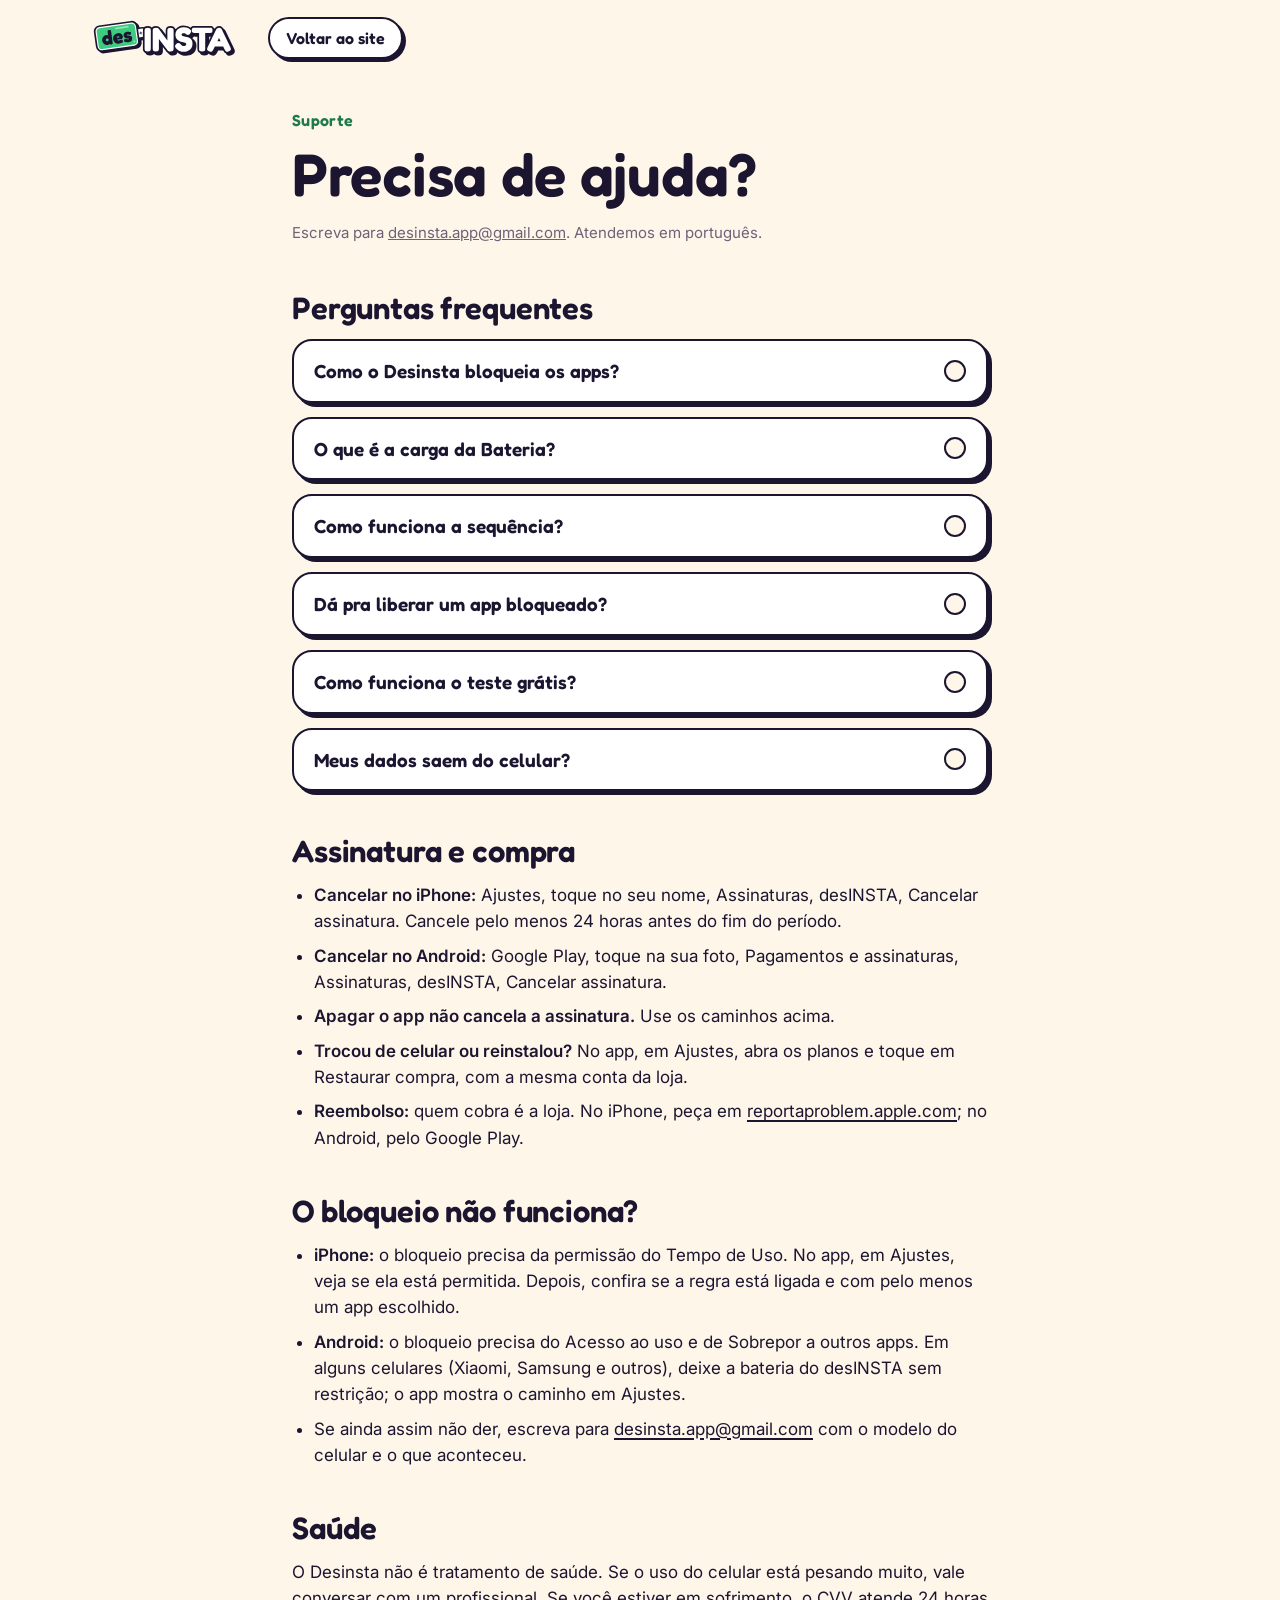
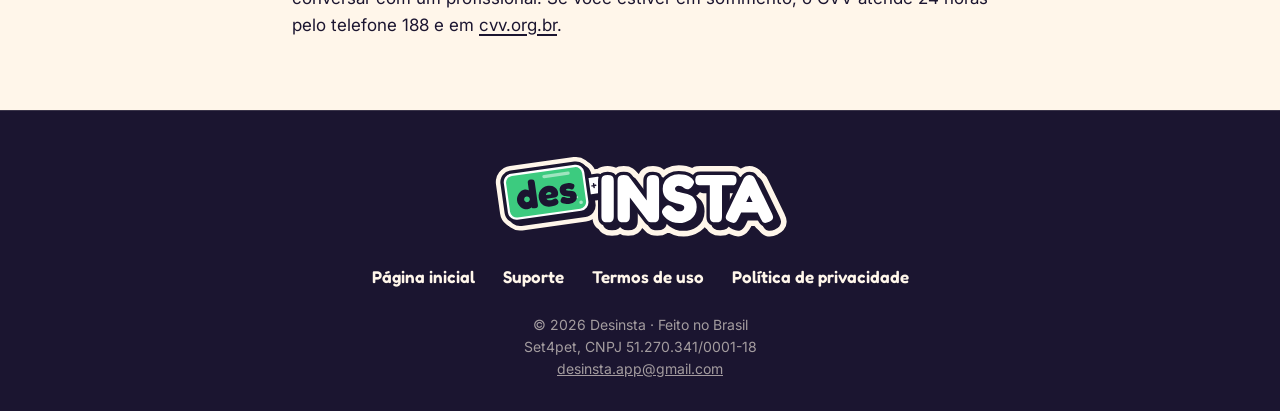
<file: suporte.html>
<!doctype html>
<html lang="pt-BR">
<head>
<meta charset="utf-8">
<meta name="viewport" content="width=device-width, initial-scale=1, viewport-fit=cover">
<title>Suporte · Desinsta</title>
<meta name="description" content="Ajuda do Desinsta: contato, perguntas frequentes, assinatura e permissões.">
<meta name="theme-color" content="#FFF6EA">
<link rel="icon" href="assets/icone-app.svg" type="image/svg+xml">
<link rel="apple-touch-icon" href="assets/icone-180.png">
<script>if (/[?&]app\b/.test(location.search)) document.documentElement.classList.add('no-app');</script>
<link rel="preconnect" href="https://fonts.googleapis.com">
<link rel="preconnect" href="https://fonts.gstatic.com" crossorigin>
<link rel="stylesheet" href="https://fonts.googleapis.com/css2?family=Fredoka:wght@500;600;700&family=Inter:wght@400;500;600;700&display=swap">
<link rel="stylesheet" href="estilo.css?v=20261121f">
<link rel="stylesheet" href="legal.css?v=20261121f">
</head>
<body class="pagina-legal">
<a class="pular" href="#conteudo">Pular para o texto</a>

<header class="topo">
  <div class="topo-dentro">
    <a class="marca" href="./" aria-label="Desinsta, página inicial"><img src="assets/logo.svg" alt="Desinsta" width="152" height="40"></a>
    <a class="botao-pilula" href="./">Voltar ao site</a>
  </div>
</header>

<main id="conteudo" class="doc">
  <div class="doc-cabeca">
    <p class="olho">Suporte</p>
    <h1>Precisa de ajuda?</h1>
    <p class="doc-data">Escreva para <a href="mailto:desinsta.app@gmail.com">desinsta.app@gmail.com</a>. Atendemos em português.</p>
  </div>

  <section class="parte" id="duvidas">
    <h2>Perguntas frequentes</h2>
    <div class="perguntas">
      <details>
        <summary>Como o Desinsta bloqueia os apps?</summary>
        <p>Você escolhe os apps e as regras. Na hora da regra, quem abre o app vê a Bateria primeiro. No iPhone, quem bloqueia é o próprio sistema, pelo Tempo de Uso. No Android, o Desinsta aparece por cima do app.</p>
      </details>
      <details>
        <summary>O que é a carga da Bateria?</summary>
        <p>É a sua bateria mental, de 0 a 100%. Tempo longe da tela recarrega, rolar o feed descarrega, e o foco recarrega mais rápido.</p>
      </details>
      <details>
        <summary>Como funciona a sequência?</summary>
        <p>Cada dia dentro da meta de tempo de tela soma um dia. Se um dia passar da meta, um congelamento por semana salva a sequência sozinho.</p>
      </details>
      <details>
        <summary>Dá pra liberar um app bloqueado?</summary>
        <p>Dá. Na tela de bloqueio, escolha 5 ou 15 minutos. Custa um pouco de carga, e você vê quanto antes de liberar.</p>
      </details>
      <details>
        <summary>Como funciona o teste grátis?</summary>
        <p>São 3 dias com tudo liberado, no plano anual ou no mensal. O app avisa 2 dias antes da cobrança. Cancelou antes, não paga nada. O vitalício é pago uma vez, sem teste e sem renovação.</p>
      </details>
      <details>
        <summary>Meus dados saem do celular?</summary>
        <p>Os de uso, não: quais apps você usa e por quanto tempo ficam só no aparelho. Saem só os dados técnicos dos erros, algumas etapas (como o começo do teste grátis) e a assinatura, sem o seu nome. Está tudo na <a href="privacidade.html">política de privacidade</a>.</p>
      </details>
    </div>
  </section>

  <section class="parte" id="assinatura">
    <h2>Assinatura e compra</h2>
    <ul>
      <li><b>Cancelar no iPhone:</b> Ajustes, toque no seu nome, Assinaturas, desINSTA, Cancelar assinatura. Cancele pelo menos 24 horas antes do fim do período.</li>
      <li><b>Cancelar no Android:</b> Google Play, toque na sua foto, Pagamentos e assinaturas, Assinaturas, desINSTA, Cancelar assinatura.</li>
      <li><b>Apagar o app não cancela a assinatura.</b> Use os caminhos acima.</li>
      <li><b>Trocou de celular ou reinstalou?</b> No app, em Ajustes, abra os planos e toque em Restaurar compra, com a mesma conta da loja.</li>
      <li><b>Reembolso:</b> quem cobra é a loja. No iPhone, peça em <a href="https://reportaproblem.apple.com">reportaproblem.apple.com</a>; no Android, pelo Google Play.</li>
    </ul>
  </section>

  <section class="parte" id="permissoes">
    <h2>O bloqueio não funciona?</h2>
    <ul>
      <li><b>iPhone:</b> o bloqueio precisa da permissão do Tempo de Uso. No app, em Ajustes, veja se ela está permitida. Depois, confira se a regra está ligada e com pelo menos um app escolhido.</li>
      <li><b>Android:</b> o bloqueio precisa do Acesso ao uso e de Sobrepor a outros apps. Em alguns celulares (Xiaomi, Samsung e outros), deixe a bateria do desINSTA sem restrição; o app mostra o caminho em Ajustes.</li>
      <li>Se ainda assim não der, escreva para <a href="mailto:desinsta.app@gmail.com">desinsta.app@gmail.com</a> com o modelo do celular e o que aconteceu.</li>
    </ul>
  </section>

  <section class="parte" id="saude">
    <h2>Saúde</h2>
    <p>O Desinsta não é tratamento de saúde. Se o uso do celular está pesando muito, vale conversar com um profissional. Se você estiver em sofrimento, o CVV atende 24 horas pelo telefone 188 e em <a href="https://cvv.org.br">cvv.org.br</a>.</p>
  </section>
</main>

<footer class="rodape">
  <div class="largura">
    <img class="rodape-logo" src="assets/logo-escuro.svg" alt="Desinsta" width="532" height="158" loading="lazy">
    <nav class="rodape-links" aria-label="Páginas">
      <a href="./">Página inicial</a>
      <a href="suporte.html" aria-current="page">Suporte</a>
      <a href="termos.html">Termos de uso</a>
      <a href="privacidade.html">Política de privacidade</a>
    </nav>
    <p class="rodape-fim">© 2026 Desinsta · Feito no Brasil<br>Set4pet, CNPJ 51.270.341/0001-18<br><a href="mailto:desinsta.app@gmail.com">desinsta.app@gmail.com</a></p>
  </div>
</footer>
</body>
</html>
</file>
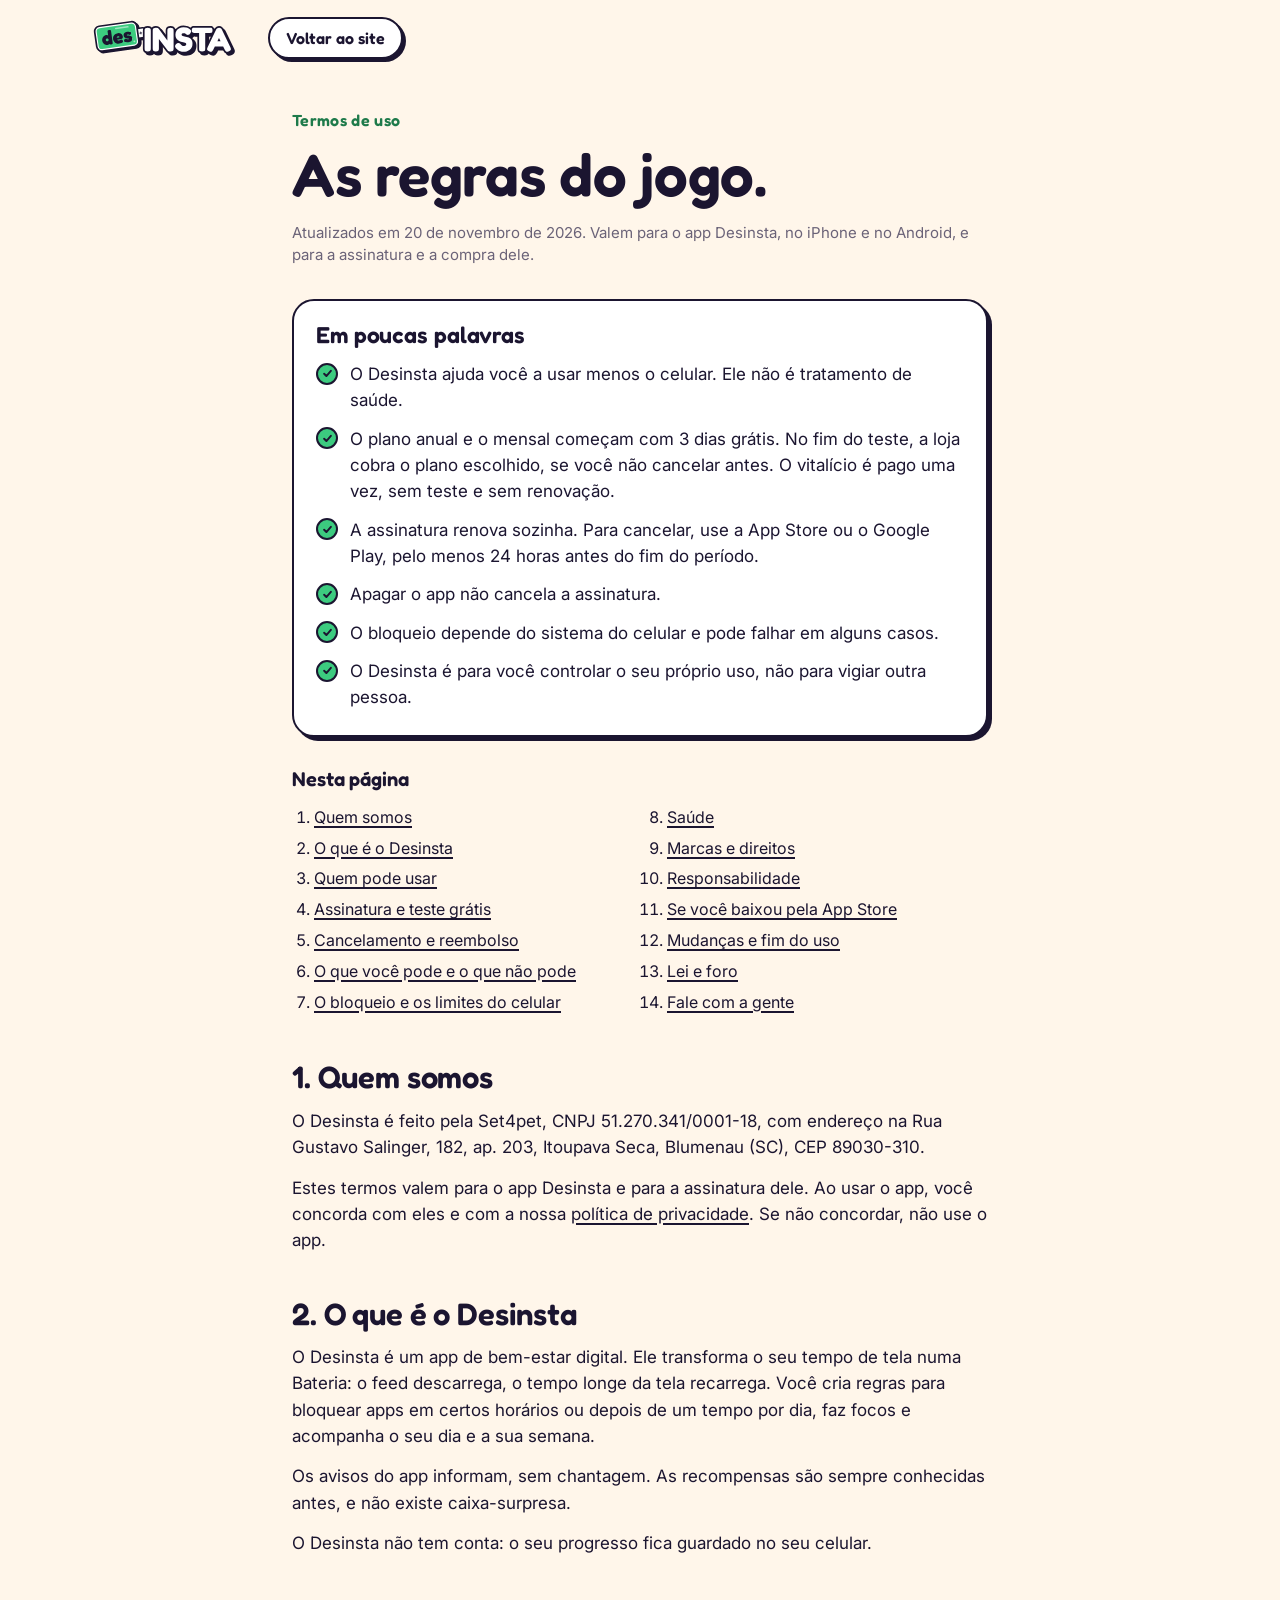
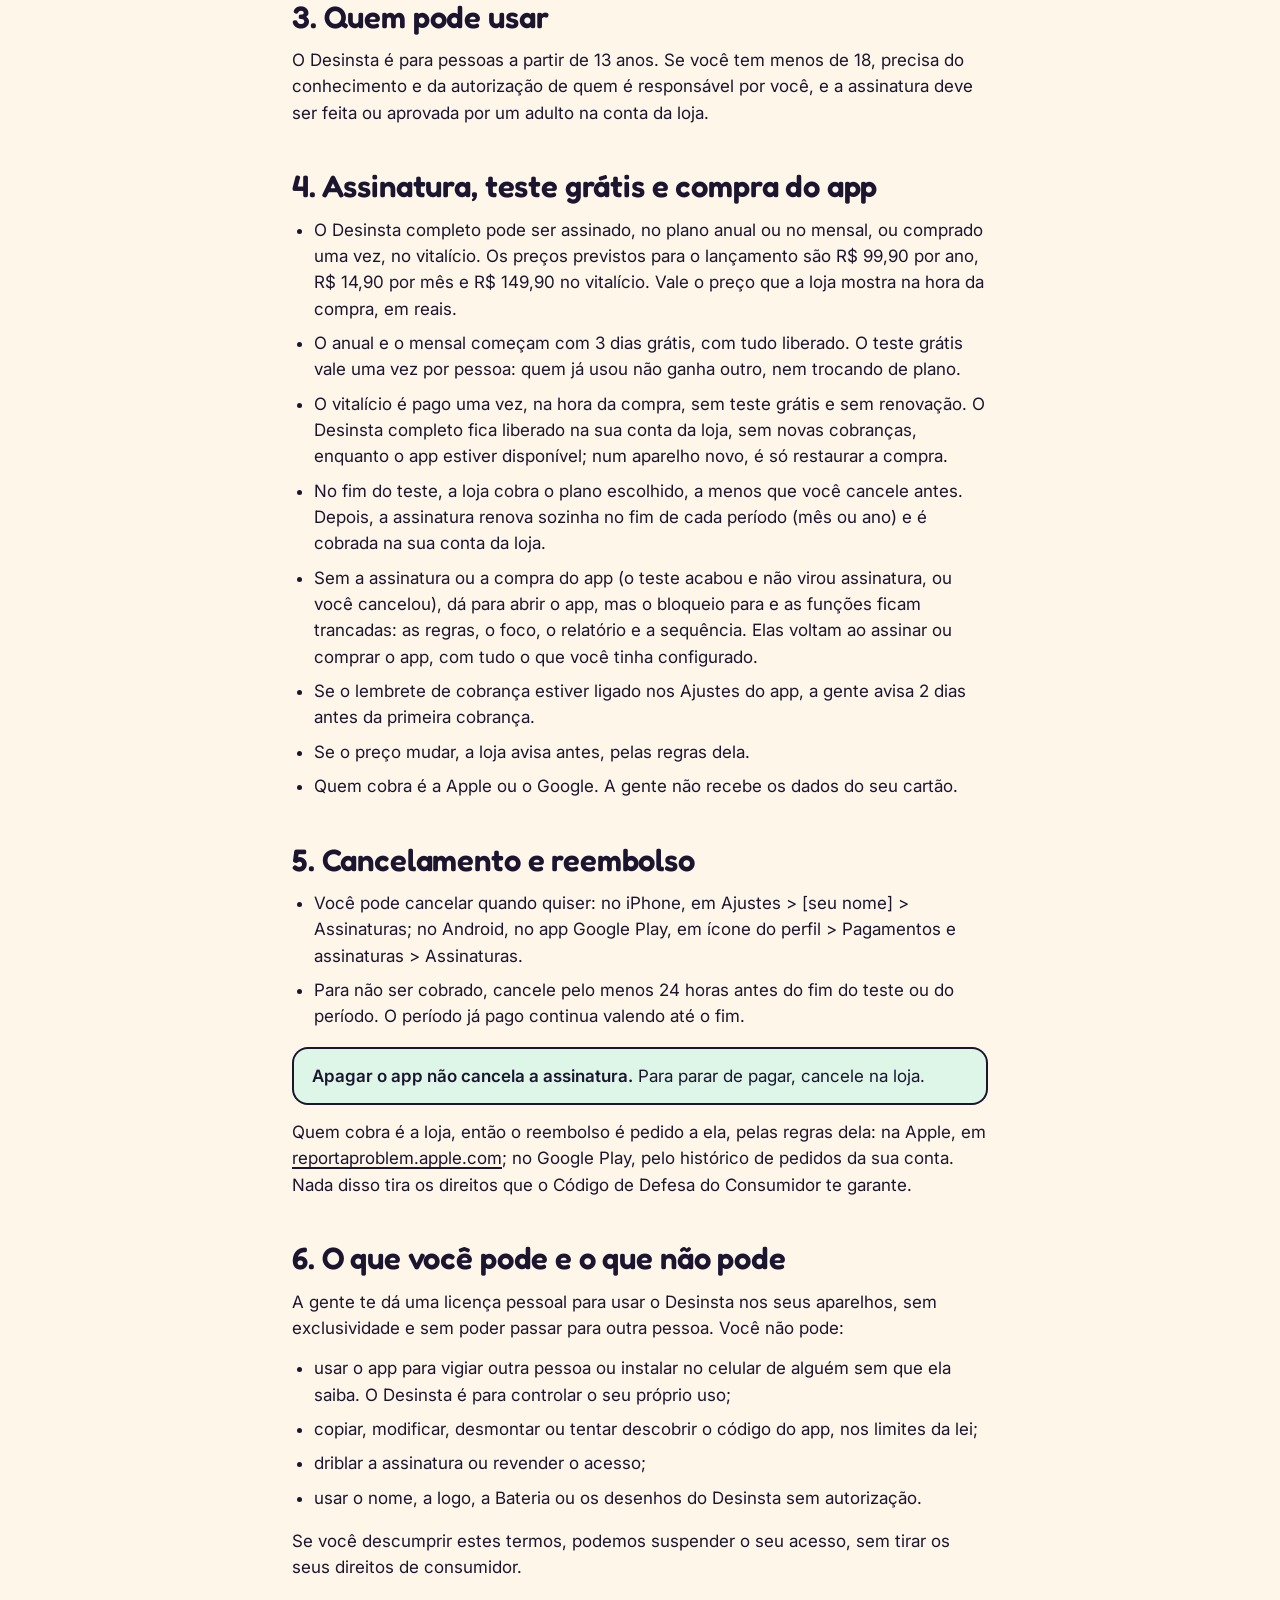
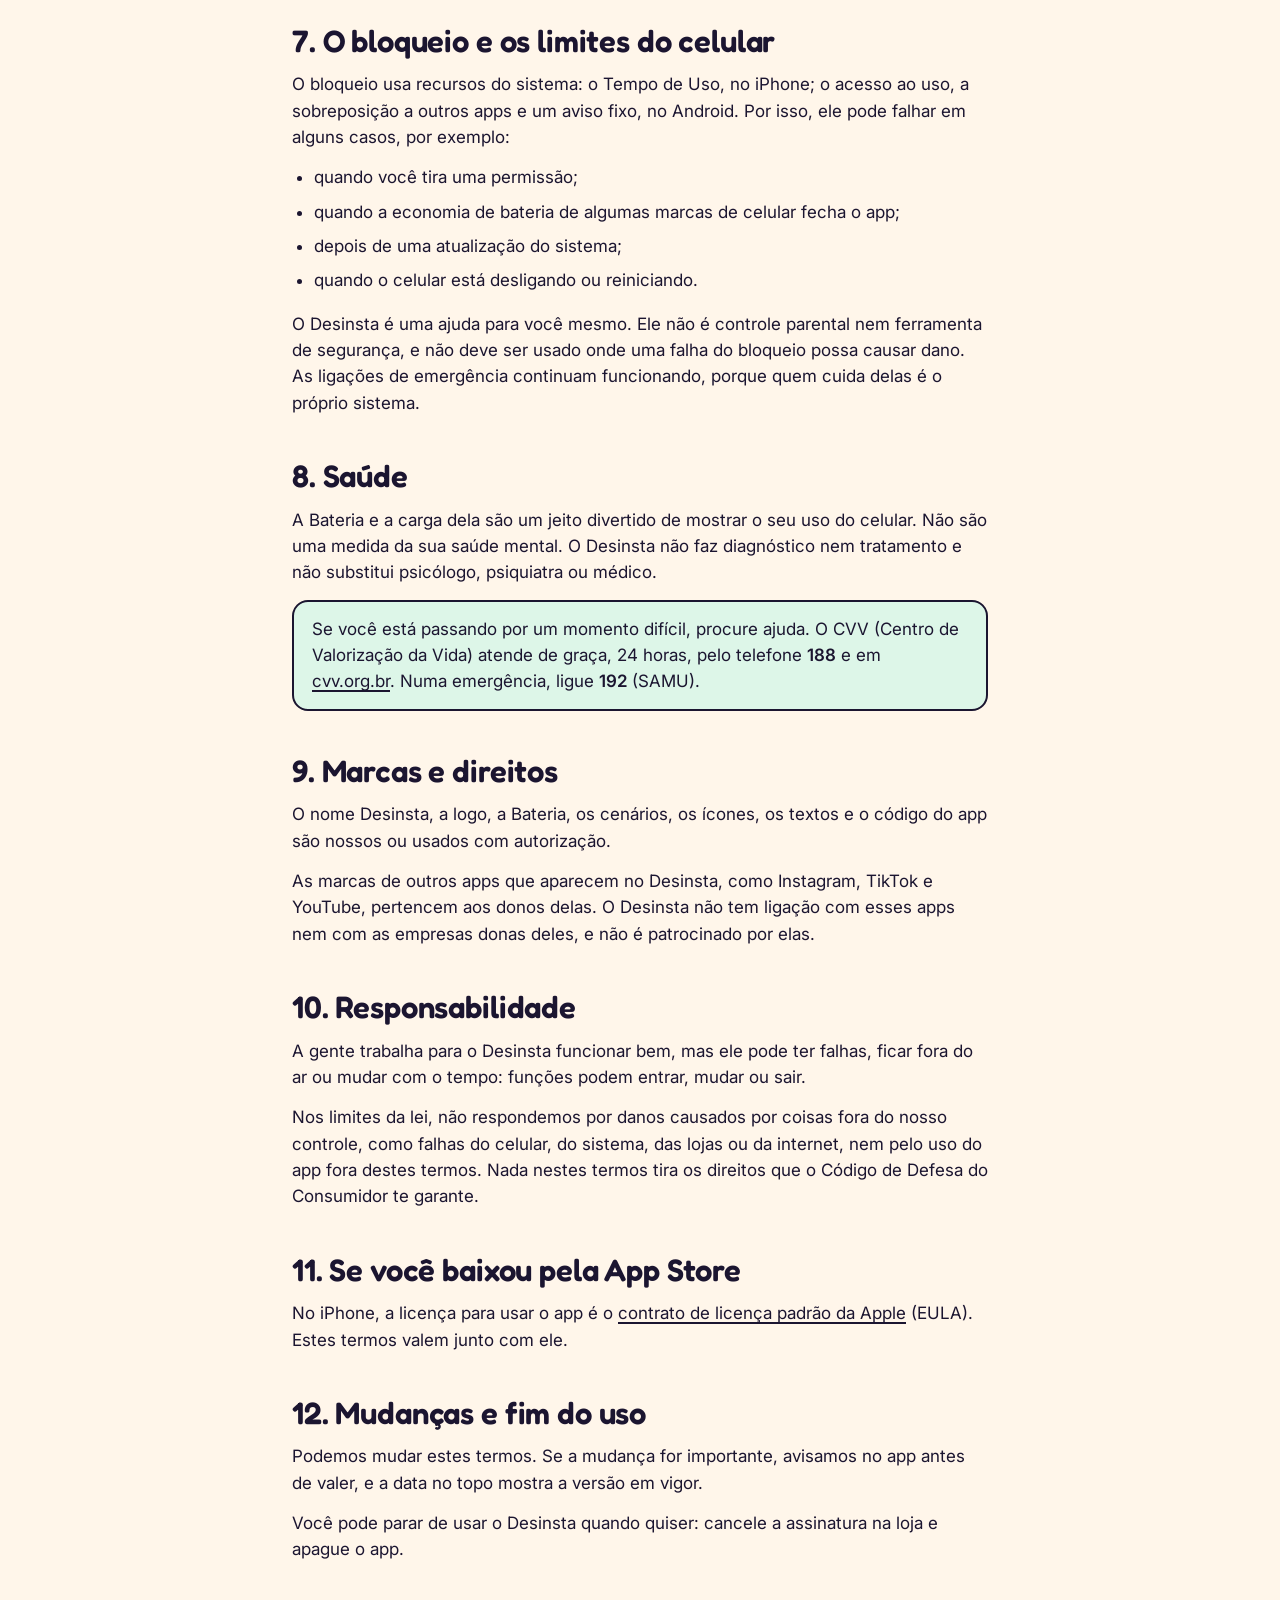
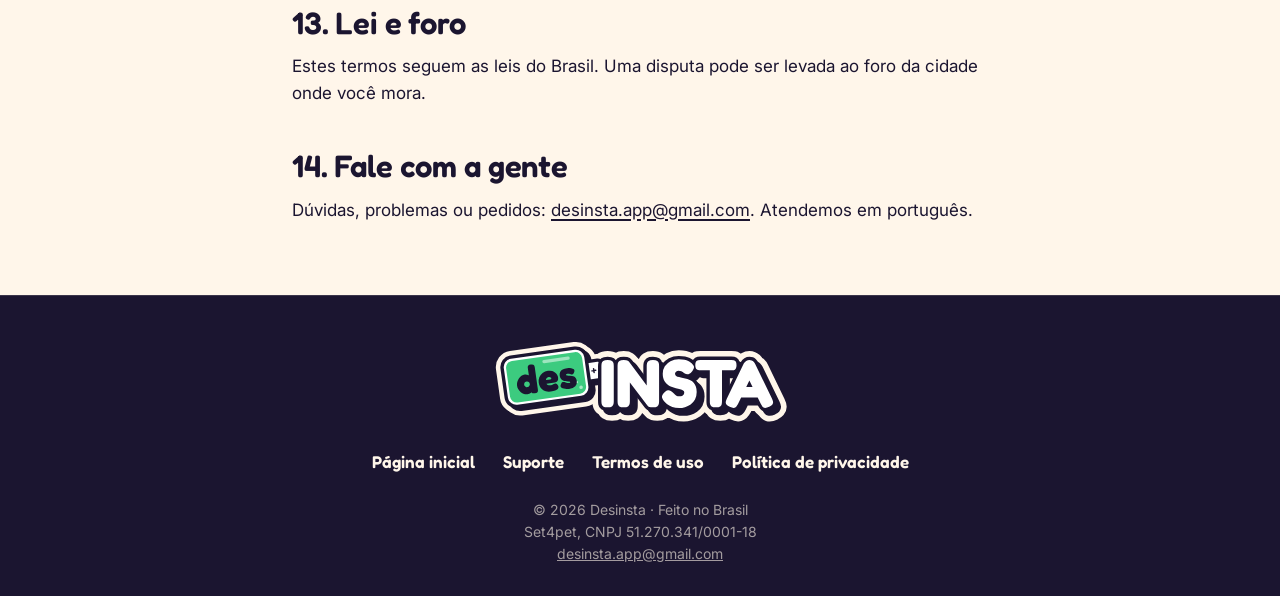
<file: termos.html>
<!doctype html>
<html lang="pt-BR">
<head>
<meta charset="utf-8">
<meta name="viewport" content="width=device-width, initial-scale=1, viewport-fit=cover">
<title>Termos de uso · Desinsta</title>
<meta name="description" content="As regras de uso e da assinatura do Desinsta.">
<meta name="theme-color" content="#FFF6EA">
<link rel="icon" href="assets/icone-app.svg" type="image/svg+xml">
<link rel="apple-touch-icon" href="assets/icone-180.png">
<script>if (/[?&]app\b/.test(location.search)) document.documentElement.classList.add('no-app');</script>
<link rel="preconnect" href="https://fonts.googleapis.com">
<link rel="preconnect" href="https://fonts.gstatic.com" crossorigin>
<link rel="stylesheet" href="https://fonts.googleapis.com/css2?family=Fredoka:wght@500;600;700&family=Inter:wght@400;500;600;700&display=swap">
<link rel="stylesheet" href="estilo.css?v=20261121f">
<link rel="stylesheet" href="legal.css?v=20261121f">
</head>
<body class="pagina-legal">
<a class="pular" href="#conteudo">Pular para o texto</a>

<header class="topo">
  <div class="topo-dentro">
    <a class="marca" href="./" aria-label="Desinsta, página inicial"><img src="assets/logo.svg" alt="Desinsta" width="152" height="40"></a>
    <a class="botao-pilula" href="./">Voltar ao site</a>
  </div>
</header>

<main id="conteudo" class="doc">
  <div class="doc-cabeca">
    <p class="olho">Termos de uso</p>
    <h1>As regras do jogo.</h1>
    <p class="doc-data">Atualizados em 20 de novembro de 2026. Valem para o app Desinsta, no iPhone e no Android, e para a assinatura e a compra dele.</p>
  </div>

  <section class="resumo" aria-labelledby="resumo-titulo">
    <h2 id="resumo-titulo">Em poucas palavras</h2>
    <ul>
      <li>O Desinsta ajuda você a usar menos o celular. Ele não é tratamento de saúde.</li>
      <li>O plano anual e o mensal começam com 3 dias grátis. No fim do teste, a loja cobra o plano escolhido, se você não cancelar antes. O vitalício é pago uma vez, sem teste e sem renovação.</li>
      <li>A assinatura renova sozinha. Para cancelar, use a App Store ou o Google Play, pelo menos 24 horas antes do fim do período.</li>
      <li>Apagar o app não cancela a assinatura.</li>
      <li>O bloqueio depende do sistema do celular e pode falhar em alguns casos.</li>
      <li>O Desinsta é para você controlar o seu próprio uso, não para vigiar outra pessoa.</li>
    </ul>
  </section>

  <nav class="sumario" aria-labelledby="sumario-titulo">
    <h2 id="sumario-titulo">Nesta página</h2>
    <ol>
      <li><a href="#quem">Quem somos</a></li>
      <li><a href="#o-que-e">O que é o Desinsta</a></li>
      <li><a href="#quem-usa">Quem pode usar</a></li>
      <li><a href="#assinatura">Assinatura e teste grátis</a></li>
      <li><a href="#cancelar">Cancelamento e reembolso</a></li>
      <li><a href="#licenca">O que você pode e o que não pode</a></li>
      <li><a href="#bloqueio">O bloqueio e os limites do celular</a></li>
      <li><a href="#saude">Saúde</a></li>
      <li><a href="#marcas">Marcas e direitos</a></li>
      <li><a href="#responsabilidade">Responsabilidade</a></li>
      <li><a href="#apple">Se você baixou pela App Store</a></li>
      <li><a href="#mudancas">Mudanças e fim do uso</a></li>
      <li><a href="#lei">Lei e foro</a></li>
      <li><a href="#contato">Fale com a gente</a></li>
    </ol>
  </nav>

  <section class="parte" id="quem">
    <h2>1. Quem somos</h2>
    <p>O Desinsta é feito pela Set4pet, CNPJ 51.270.341/0001-18, com endereço na Rua Gustavo Salinger, 182, ap. 203, Itoupava Seca, Blumenau (SC), CEP 89030-310.</p>
    <p>Estes termos valem para o app Desinsta e para a assinatura dele. Ao usar o app, você concorda com eles e com a nossa <a href="privacidade.html" data-legal>política de privacidade</a>. Se não concordar, não use o app.</p>
  </section>

  <section class="parte" id="o-que-e">
    <h2>2. O que é o Desinsta</h2>
    <p>O Desinsta é um app de bem-estar digital. Ele transforma o seu tempo de tela numa Bateria: o feed descarrega, o tempo longe da tela recarrega. Você cria regras para bloquear apps em certos horários ou depois de um tempo por dia, faz focos e acompanha o seu dia e a sua semana.</p>
    <p>Os avisos do app informam, sem chantagem. As recompensas são sempre conhecidas antes, e não existe caixa-surpresa.</p>
    <p>O Desinsta não tem conta: o seu progresso fica guardado no seu celular.</p>
  </section>

  <section class="parte" id="quem-usa">
    <h2>3. Quem pode usar</h2>
    <p>O Desinsta é para pessoas a partir de 13 anos. Se você tem menos de 18, precisa do conhecimento e da autorização de quem é responsável por você, e a assinatura deve ser feita ou aprovada por um adulto na conta da loja.</p>
  </section>

  <section class="parte" id="assinatura">
    <h2>4. Assinatura, teste grátis e compra do app</h2>
    <ul>
      <li>O Desinsta completo pode ser assinado, no plano anual ou no mensal, ou comprado uma vez, no vitalício. Os preços previstos para o lançamento são R$ 99,90 por ano, R$ 14,90 por mês e R$ 149,90 no vitalício. Vale o preço que a loja mostra na hora da compra, em reais.</li>
      <li>O anual e o mensal começam com 3 dias grátis, com tudo liberado. O teste grátis vale uma vez por pessoa: quem já usou não ganha outro, nem trocando de plano.</li>
      <li>O vitalício é pago uma vez, na hora da compra, sem teste grátis e sem renovação. O Desinsta completo fica liberado na sua conta da loja, sem novas cobranças, enquanto o app estiver disponível; num aparelho novo, é só restaurar a compra.</li>
      <li>No fim do teste, a loja cobra o plano escolhido, a menos que você cancele antes. Depois, a assinatura renova sozinha no fim de cada período (mês ou ano) e é cobrada na sua conta da loja.</li>
      <li>Sem a assinatura ou a compra do app (o teste acabou e não virou assinatura, ou você cancelou), dá para abrir o app, mas o bloqueio para e as funções ficam trancadas: as regras, o foco, o relatório e a sequência. Elas voltam ao assinar ou comprar o app, com tudo o que você tinha configurado.</li>
      <li>Se o lembrete de cobrança estiver ligado nos Ajustes do app, a gente avisa 2 dias antes da primeira cobrança.</li>
      <li>Se o preço mudar, a loja avisa antes, pelas regras dela.</li>
      <li>Quem cobra é a Apple ou o Google. A gente não recebe os dados do seu cartão.</li>
    </ul>
  </section>

  <section class="parte" id="cancelar">
    <h2>5. Cancelamento e reembolso</h2>
    <ul>
      <li>Você pode cancelar quando quiser: no iPhone, em Ajustes &gt; [seu nome] &gt; Assinaturas; no Android, no app Google Play, em ícone do perfil &gt; Pagamentos e assinaturas &gt; Assinaturas.</li>
      <li>Para não ser cobrado, cancele pelo menos 24 horas antes do fim do teste ou do período. O período já pago continua valendo até o fim.</li>
    </ul>
    <p class="doc-aviso"><b>Apagar o app não cancela a assinatura.</b> Para parar de pagar, cancele na loja.</p>
    <p>Quem cobra é a loja, então o reembolso é pedido a ela, pelas regras dela: na Apple, em <a href="https://reportaproblem.apple.com" rel="noopener">reportaproblem.apple.com</a>; no Google Play, pelo histórico de pedidos da sua conta. Nada disso tira os direitos que o Código de Defesa do Consumidor te garante.</p>
  </section>

  <section class="parte" id="licenca">
    <h2>6. O que você pode e o que não pode</h2>
    <p>A gente te dá uma licença pessoal para usar o Desinsta nos seus aparelhos, sem exclusividade e sem poder passar para outra pessoa. Você não pode:</p>
    <ul>
      <li>usar o app para vigiar outra pessoa ou instalar no celular de alguém sem que ela saiba. O Desinsta é para controlar o seu próprio uso;</li>
      <li>copiar, modificar, desmontar ou tentar descobrir o código do app, nos limites da lei;</li>
      <li>driblar a assinatura ou revender o acesso;</li>
      <li>usar o nome, a logo, a Bateria ou os desenhos do Desinsta sem autorização.</li>
    </ul>
    <p>Se você descumprir estes termos, podemos suspender o seu acesso, sem tirar os seus direitos de consumidor.</p>
  </section>

  <section class="parte" id="bloqueio">
    <h2>7. O bloqueio e os limites do celular</h2>
    <p>O bloqueio usa recursos do sistema: o Tempo de Uso, no iPhone; o acesso ao uso, a sobreposição a outros apps e um aviso fixo, no Android. Por isso, ele pode falhar em alguns casos, por exemplo:</p>
    <ul>
      <li>quando você tira uma permissão;</li>
      <li>quando a economia de bateria de algumas marcas de celular fecha o app;</li>
      <li>depois de uma atualização do sistema;</li>
      <li>quando o celular está desligando ou reiniciando.</li>
    </ul>
    <p>O Desinsta é uma ajuda para você mesmo. Ele não é controle parental nem ferramenta de segurança, e não deve ser usado onde uma falha do bloqueio possa causar dano. As ligações de emergência continuam funcionando, porque quem cuida delas é o próprio sistema.</p>
  </section>

  <section class="parte" id="saude">
    <h2>8. Saúde</h2>
    <p>A Bateria e a carga dela são um jeito divertido de mostrar o seu uso do celular. Não são uma medida da sua saúde mental. O Desinsta não faz diagnóstico nem tratamento e não substitui psicólogo, psiquiatra ou médico.</p>
    <p class="doc-aviso">Se você está passando por um momento difícil, procure ajuda. O CVV (Centro de Valorização da Vida) atende de graça, 24 horas, pelo telefone <b>188</b> e em <a href="https://cvv.org.br" rel="noopener">cvv.org.br</a>. Numa emergência, ligue <b>192</b> (SAMU).</p>
  </section>

  <section class="parte" id="marcas">
    <h2>9. Marcas e direitos</h2>
    <p>O nome Desinsta, a logo, a Bateria, os cenários, os ícones, os textos e o código do app são nossos ou usados com autorização.</p>
    <p>As marcas de outros apps que aparecem no Desinsta, como Instagram, TikTok e YouTube, pertencem aos donos delas. O Desinsta não tem ligação com esses apps nem com as empresas donas deles, e não é patrocinado por elas.</p>
  </section>

  <section class="parte" id="responsabilidade">
    <h2>10. Responsabilidade</h2>
    <p>A gente trabalha para o Desinsta funcionar bem, mas ele pode ter falhas, ficar fora do ar ou mudar com o tempo: funções podem entrar, mudar ou sair.</p>
    <p>Nos limites da lei, não respondemos por danos causados por coisas fora do nosso controle, como falhas do celular, do sistema, das lojas ou da internet, nem pelo uso do app fora destes termos. Nada nestes termos tira os direitos que o Código de Defesa do Consumidor te garante.</p>
  </section>

  <section class="parte" id="apple">
    <h2>11. Se você baixou pela App Store</h2>
    <p>No iPhone, a licença para usar o app é o <a href="https://www.apple.com/legal/internet-services/itunes/dev/stdeula/" rel="noopener">contrato de licença padrão da Apple</a> (EULA). Estes termos valem junto com ele.</p>
  </section>

  <section class="parte" id="mudancas">
    <h2>12. Mudanças e fim do uso</h2>
    <p>Podemos mudar estes termos. Se a mudança for importante, avisamos no app antes de valer, e a data no topo mostra a versão em vigor.</p>
    <p>Você pode parar de usar o Desinsta quando quiser: cancele a assinatura na loja e apague o app.</p>
  </section>

  <section class="parte" id="lei">
    <h2>13. Lei e foro</h2>
    <p>Estes termos seguem as leis do Brasil. Uma disputa pode ser levada ao foro da cidade onde você mora.</p>
  </section>

  <section class="parte" id="contato">
    <h2>14. Fale com a gente</h2>
    <p>Dúvidas, problemas ou pedidos: <a href="mailto:desinsta.app@gmail.com">desinsta.app@gmail.com</a>. Atendemos em português.</p>
  </section>
</main>

<footer class="rodape">
  <div class="largura">
    <img class="rodape-logo" src="assets/logo-escuro.svg" alt="Desinsta" width="532" height="158" loading="lazy">
    <nav class="rodape-links" aria-label="Páginas">
      <a href="./">Página inicial</a>
      <a href="suporte.html">Suporte</a>
      <a href="termos.html" aria-current="page">Termos de uso</a>
      <a href="privacidade.html">Política de privacidade</a>
    </nav>
    <p class="rodape-fim">© 2026 Desinsta · Feito no Brasil<br>Set4pet, CNPJ 51.270.341/0001-18<br><a href="mailto:desinsta.app@gmail.com">desinsta.app@gmail.com</a></p>
  </div>
</footer>
<script>
  // aberta pelo app (?app), o link para a política continua sem o topo e o rodapé do site
  if (document.documentElement.classList.contains('no-app')) document.querySelectorAll('a[data-legal]').forEach((a) => { a.search = '?app'; });
</script>
</body>
</html>
</file>
<file: estilo.css>
/* Desinsta · site (landing page). Cores e medidas do app (prototipo/css/tokens.css), visual de adesivo:
   contorno tinta, sombra dura, Fredoka nos títulos e botões, Inter no texto. Um visual só (claro), de propósito. */
:root {
  color-scheme: light;
  --tinta: #1B1530;
  --branco: #FFFFFF;
  --creme: #FFF6EA;
  --borda-clara: #EADFCF;
  --verde: #3CCB7F;
  --verde-claro: #DDF6E8;
  --verde-texto: #1E7A4A;
  --amarelo: #FFD23F;
  --laranja: #FF9F43;
  --rosa: #FF8FB8;
  --ceu: #8ED1FF;
  --roxo: #6C5BD4;
  --texto-2: #4A4060;
  --texto-apagado: #6B6378;
  --estado-0: #B3261E;
  --estado-1: #B4531A;
  --estado-2: #8A6500;
  --estado-3: #4E7A16;
  --estado-4: #1E7A4A;
  --f-titulo: 'Fredoka', ui-rounded, 'SF Pro Rounded', system-ui, sans-serif;
  --f-texto: 'Inter', system-ui, -apple-system, 'Segoe UI', Roboto, sans-serif;
  --mola: cubic-bezier(.34, 1.56, .64, 1);
  --calha: 16px;
  --calha-e: max(var(--calha), env(safe-area-inset-left, 0px));
  --calha-d: max(var(--calha), env(safe-area-inset-right, 0px));
}
@media (min-width: 640px) { :root { --calha: 24px; } }
@media (min-width: 1024px) { :root { --calha: 32px; } }

*, *::before, *::after { box-sizing: border-box; }
html { scroll-behavior: smooth; -webkit-text-size-adjust: 100%; }
body {
  margin: 0; background: var(--creme); color: var(--tinta);
  font-family: var(--f-texto); font-size: 17px; line-height: 1.55;
  -webkit-font-smoothing: antialiased;
}
img { max-width: 100%; }
h1, h2, h3 { font-family: var(--f-titulo); font-weight: 600; line-height: 1.05; margin: 0; text-wrap: balance; letter-spacing: -.005em; }
p { margin: 0; }
a { color: inherit; }
::selection { background: var(--verde); color: var(--tinta); }
:focus-visible { outline: 3px solid var(--roxo); outline-offset: 3px; border-radius: 8px; }

.so-leitor { position: absolute; width: 1px; height: 1px; padding: 0; margin: -1px; overflow: hidden; clip: rect(0 0 0 0); white-space: nowrap; border: 0; }
.pular {
  position: absolute; z-index: 100; left: 16px; top: -60px; padding: 10px 16px;
  background: var(--branco); border: 2px solid var(--tinta); border-radius: 12px; font-weight: 600;
}
.pular:focus { top: calc(env(safe-area-inset-top, 0px) + 12px); }

.largura { max-width: 1160px; margin-inline: auto; padding-left: var(--calha-e); padding-right: var(--calha-d); }

.olho { font-family: var(--f-titulo); font-weight: 600; font-size: 16px; letter-spacing: .02em; color: var(--verde-texto); margin-bottom: 10px; }
.cabeca { text-align: center; max-width: 720px; margin: 0 auto 48px; }
.cabeca h2 { font-size: clamp(34px, 5vw, 56px); }
.cabeca-sub { margin-top: 16px; font-size: clamp(17px, 1.6vw, 19px); color: var(--texto-2); max-width: 56ch; margin-inline: auto; }

/* ------------------------------------------------------------- botões */
.botao-principal {
  position: relative; display: inline-flex; align-items: center; justify-content: center;
  height: 54px; padding: 0 22px; margin-bottom: 4px;
  border: 2.5px solid var(--tinta); border-radius: 18px;
  background: var(--verde); color: var(--tinta); text-decoration: none; white-space: nowrap;
  box-shadow: inset 0 -4px 0 rgba(27, 21, 48, .14), 0 4px 0 var(--tinta);
  font-family: var(--f-titulo); font-weight: 600; font-size: 18px; letter-spacing: .01em; cursor: pointer;
  transition: transform .1s ease, box-shadow .1s ease;
}
.botao-principal::before {
  content: ''; position: absolute; left: 12px; top: 7px; width: 22px; height: 6px; border-radius: 3px;
  background: rgba(255, 255, 255, .6); pointer-events: none;
}
.botao-principal:active { transform: translateY(4px); box-shadow: inset 0 -2px 0 rgba(27, 21, 48, .14), 0 0 0 var(--tinta); }
.botao-pilula {
  display: inline-flex; align-items: center; height: 42px; padding: 0 16px; white-space: nowrap; text-decoration: none;
  background: var(--verde); color: var(--tinta); border: 2px solid var(--tinta); border-radius: 999px; box-shadow: 3px 3px 0 var(--tinta);
  font-family: var(--f-titulo); font-weight: 600; font-size: 16px;
  transition: transform .1s ease, box-shadow .1s ease;
}
.botao-pilula:active { transform: translate(3px, 3px); box-shadow: 0 0 0 var(--tinta); }

/* ------------------------------------------------------------- topo */
.topo { position: absolute; z-index: 20; top: 0; left: 0; right: 0; padding-top: env(safe-area-inset-top, 0px); }
.topo-dentro {
  max-width: 1160px; margin: 0 auto; height: 76px; display: flex; align-items: center; gap: 24px;
  padding-left: var(--calha-e); padding-right: var(--calha-d);
}
.marca { display: block; line-height: 0; border-radius: 10px; }
.marca img { height: 38px; width: auto; }
.menu { display: none; margin-left: auto; gap: 28px; }
.menu a { font-family: var(--f-titulo); font-weight: 600; font-size: 17px; text-decoration: none; }
.menu a:hover { text-decoration: underline; text-underline-offset: 5px; text-decoration-thickness: 2px; }
.topo .botao-pilula { margin-left: auto; }
@media (min-width: 1024px) {
  .menu { display: flex; }
  .topo .botao-pilula { margin-left: 8px; }
}

/* ------------------------------------------------------------- janela: cenário + Bateria (o JS posiciona) */
.janela { position: relative; overflow: hidden; isolation: isolate; }
.cena { position: absolute; left: 0; top: 0; width: 390px; height: 844px; transform-origin: 0 0; pointer-events: none; }
.cena img { position: absolute; left: 0; top: 0; width: 390px; height: 844px; max-width: none; opacity: 0; transition: opacity .6s ease; }
.cena img.ligada { opacity: 1; }
.bateria-lugar { position: absolute; z-index: 2; width: 200px; left: 0; top: 0; }
.bateria-animada { display: block; width: 100%; height: auto; overflow: visible; touch-action: manipulation; cursor: pointer; -webkit-tap-highlight-color: transparent; }

/* balão da Bateria (o mesmo do app); o JS põe a altura acima da cabeça */
.balao {
  position: absolute; z-index: 3; left: 50%; bottom: 60%; transform: translateX(-50%);
  width: max-content; max-width: min(300px, calc(100% - 32px));
  background: var(--branco); color: var(--tinta); border: 2px solid var(--tinta); border-radius: 22px; box-shadow: 4px 4px 0 var(--tinta);
  padding: 10px 18px 12px; text-align: center; cursor: pointer; font: inherit;
}
.balao::after {
  content: ''; position: absolute; left: 50%; bottom: -10px; width: 18px; height: 18px; margin-left: -9px;
  background: var(--branco); border-right: 2px solid var(--tinta); border-bottom: 2px solid var(--tinta);
  transform: rotate(45deg);
}
.balao-fala { display: block; font-size: 16px; line-height: 22px; font-weight: 500; }
.balao.pula { animation: balao-pula .45s var(--mola); }
@keyframes balao-pula { from { transform: translateX(-50%) scale(.92); } }

/* ------------------------------------------------------------- começo (herói) */
.heroi {
  position: relative; display: flex; flex-direction: column;
  min-height: 100vh; min-height: 100svh; padding-top: calc(env(safe-area-inset-top, 0px) + 80px); padding-bottom: 16px;
}
.heroi-palco { position: absolute; inset: 0; z-index: 0; background: #5DBDF7; }
.heroi-texto { position: relative; z-index: 2; text-align: center; padding-left: var(--calha-e); padding-right: var(--calha-d); }
.selo {
  display: inline-block; padding: 5px 14px; margin-bottom: 14px;
  background: var(--branco); border: 2px solid var(--tinta); border-radius: 999px; box-shadow: 3px 3px 0 var(--tinta);
  font-family: var(--f-titulo); font-weight: 600; font-size: 15px;
}
.heroi h1 { font-size: clamp(36px, 10.4vw, 46px); line-height: 1.04; }
.destaque {
  display: inline-block; margin-top: 6px; padding: 0 .2em .04em;
  background: var(--verde); border: 2.5px solid var(--tinta); border-radius: 16px; box-shadow: 4px 4px 0 var(--tinta);
  transform: rotate(-2deg);
}
.heroi-espaco { flex: 1 0 306px; }
.heroi-folha {
  position: relative; z-index: 2; margin-left: var(--calha-e); margin-right: var(--calha-d);
  background: var(--branco); border: 2.5px solid var(--tinta); border-radius: 26px; box-shadow: 0 5px 0 var(--tinta);
  padding: 18px 18px 14px;
}
.heroi-sub { font-size: 17px; line-height: 1.5; color: var(--texto-2); margin-bottom: 14px; }

@media (min-width: 640px) and (max-width: 1023px) {
  .heroi { min-height: 0; padding-bottom: 72px; align-items: center; }
  .heroi-palco { position: relative; inset: auto; order: 2; border: 3px solid var(--tinta); border-radius: 36px; box-shadow: 8px 8px 0 var(--tinta); width: min(calc(100% - 48px), 460px); height: 500px; margin: 36px auto 40px; }
  .heroi-texto { order: 1; max-width: 640px; }
  .heroi-espaco { display: none; }
  .heroi-folha { order: 3; width: min(calc(100% - 48px), 600px); margin: 0 auto; }
}
@media (min-width: 1024px) {
  .heroi {
    display: grid; grid-template-columns: minmax(0, 1.08fr) minmax(0, .92fr); grid-template-areas: "texto palco" "folha palco";
    grid-template-rows: auto 1fr; column-gap: 64px; align-items: start;
    max-width: 1160px; min-height: 0; margin: 0 auto; padding: 132px var(--calha-d) 88px var(--calha-e);
  }
  .heroi-palco { grid-area: palco; position: relative; inset: auto; border: 3px solid var(--tinta); border-radius: 36px; box-shadow: 8px 8px 0 var(--tinta); width: min(100%, 450px); height: clamp(540px, 78vh, 700px); align-self: center; justify-self: center; }
  .heroi-texto { grid-area: texto; text-align: left; padding: 40px 0 0; align-self: end; }
  .heroi h1 { font-size: clamp(56px, 5.6vw, 78px); line-height: 1.02; }
  .heroi-espaco { display: none; }
  .heroi-folha { grid-area: folha; margin: 28px 0 0; padding: 0; background: none; border: 0; box-shadow: none; border-radius: 0; max-width: 540px; }
  .heroi-sub { font-size: 20px; margin-bottom: 24px; }
}

/* começo com foto: a madrugada no feed, com a Bateria pedindo tomada por cima */
.heroi-foto { background: #120d08; }
.heroi-foto .foto { position: absolute; inset: 0; width: 100%; height: 100%; max-width: none; object-fit: cover; object-position: 55% 40%; }
.foto-sombra {
  position: absolute; inset: 0; pointer-events: none;
  background: linear-gradient(180deg, rgba(18,13,8,.78) 0%, rgba(18,13,8,.15) 34%, rgba(18,13,8,0) 55%, rgba(18,13,8,.55) 100%);
}
.adesivo {
  position: absolute; z-index: 2; padding: 4px 12px;
  background: var(--branco); color: var(--tinta); border: 2px solid var(--tinta); border-radius: 12px; box-shadow: 3px 3px 0 var(--tinta);
  font-family: var(--f-titulo); font-weight: 600; font-size: 15px; white-space: nowrap;
}
.adesivo-hora { background: var(--tinta); color: var(--branco); border-color: var(--branco); box-shadow: 3px 3px 0 rgba(255,255,255,.35); transform: rotate(-4deg); }
.adesivo-feed { transform: rotate(3deg); }
.heroi-foto .balao { max-width: min(230px, calc(100% - 24px)); }
.heroi-foto .balao.ao-lado::after { left: auto; right: 34px; }
/* no celular o título fica sobre a foto: branco */
@media (max-width: 639px) {
  .heroi:has(.heroi-foto) h1 { color: var(--branco); text-shadow: 0 2px 12px rgba(0,0,0,.45); }
  .heroi:has(.heroi-foto) h1 .destaque { color: var(--tinta); text-shadow: none; }
}

/* ------------------------------------------------------------- lista de espera (formulário) */
.lista-campos { display: flex; flex-wrap: wrap; gap: 10px; }
.lista-campos input {
  flex: 1 1 220px; min-width: 0; height: 54px; padding: 0 16px;
  border: 2.5px solid var(--tinta); border-radius: 16px; background: var(--branco); color: var(--tinta);
  font: 500 17px/1 var(--f-texto); box-shadow: inset 0 3px 0 rgba(27, 21, 48, .07);
}
.lista-campos input::placeholder { color: var(--texto-apagado); }
.lista-campos input[aria-invalid="true"] { border-color: var(--estado-0); }
.lista-campos .botao-principal { flex: 1 0 auto; }
.lista-nota { margin-top: 10px; font-size: 14px; line-height: 1.45; color: var(--texto-apagado); }
.lista-retorno {
  margin-top: 12px; padding: 10px 14px; border: 2px solid var(--tinta); border-radius: 14px;
  background: #FFF1B8; color: var(--tinta); font-size: 15px; line-height: 1.45; font-weight: 500;
}
.lista-retorno.erro { background: #FDE3E1; }
@media (max-width: 420px) { .lista-campos .botao-principal, .lista-campos input { flex-basis: 100%; } }

/* ------------------------------------------------------------- a história da Bateria */
.historia { --h-fundo: var(--creme); position: relative; height: 640vh; background: var(--h-fundo); transition: background-color .6s ease; }
.historia[data-faixa="3"] { --h-fundo: #FFEBD3; }
.historia[data-faixa="2"] { --h-fundo: #ECE4FA; }
.historia[data-faixa="1"] { --h-fundo: #121A42; }
.historia[data-faixa="0"] { --h-fundo: #1F2229; }
.historia-fixo { position: sticky; top: 0; height: 100vh; height: 100dvh; overflow: hidden; }
.historia-palco { position: absolute; inset: 0; background: var(--h-fundo); transition: background-color .6s ease; }
/* a mão com o celular (foto do Pexels, recortada em volta do celular: x 180 a 1050, y 180 a 1640 de 1200 × 2133);
   a tela do celular é a janela com o cenário e a Bateria */
.mao { position: absolute; aspect-ratio: 870 / 1460; overflow: hidden; border-radius: 28px; border: 3px solid var(--tinta); box-shadow: 6px 6px 0 var(--tinta); background: #3b3c3f; }
.mao-foto { position: absolute; left: -20.69%; top: -12.33%; width: 137.93%; height: 146.1%; max-width: none; }
.mao-tela { position: absolute; left: 17.93%; top: 8.22%; width: 63.45%; height: 82.74%; border-radius: 11% / 5.4%; background: #5DBDF7; }
.mao-entalhe { position: absolute; z-index: 3; left: 32%; top: 0; width: 36%; height: 3.4%; background: #0d0d0f; border-radius: 0 0 14px 14px; }
.historia[data-faixa="1"] .mao, .historia[data-faixa="0"] .mao { border-color: var(--creme); box-shadow: 6px 6px 0 rgba(0, 0, 0, .45); }
/* no celular e no tablet, a foto da mão enche a tela inteira (o JS põe a foto e a tela do celular no lugar) */
@media (max-width: 1023px) {
  .historia-palco { background: #2e2f32; }
  .historia-palco .mao { inset: 0; border: 0; border-radius: 0; box-shadow: none; aspect-ratio: auto; }
  .historia-palco .mao-tela { z-index: 2; }
  .historia-palco .mao::after { content: ''; position: absolute; inset: 0; pointer-events: none; background: linear-gradient(180deg, rgba(0,0,0,.35), rgba(0,0,0,0) 18%, rgba(0,0,0,0) 70%, rgba(0,0,0,.35)); }
}
.carga-chip {
  position: absolute; z-index: 4; top: calc(env(safe-area-inset-top, 0px) + 16px); left: 50%; transform: translateX(-50%);
  display: flex; align-items: center; gap: 10px; padding: 6px 16px 6px 12px; white-space: nowrap;
  background: var(--branco); border: 2.5px solid var(--tinta); border-radius: 999px; box-shadow: 4px 4px 0 var(--tinta);
  font-family: var(--f-titulo);
}
.carga-num { font-weight: 700; font-size: 26px; line-height: 1; font-variant-numeric: tabular-nums; min-width: 2.6em; text-align: right; }
.carga-nome { font-weight: 600; font-size: 17px; color: var(--estado-4); }
.carga-pilha { position: relative; width: 34px; height: 18px; border: 2px solid var(--tinta); border-radius: 5px; padding: 2px; }
.carga-pilha::after { content: ''; position: absolute; right: -6px; top: 4px; width: 3px; height: 6px; border-radius: 0 2px 2px 0; background: var(--tinta); }
.carga-pilha-cheio { display: block; height: 100%; width: 100%; border-radius: 2px; background: #51CD77; transition: background-color .4s ease; }
.historia[data-faixa="3"] .carga-nome { color: var(--estado-3); }
.historia[data-faixa="2"] .carga-nome { color: var(--estado-2); }
.historia[data-faixa="1"] .carga-nome { color: var(--estado-1); }
.historia[data-faixa="0"] .carga-nome { color: var(--estado-0); }
.historia[data-faixa="3"] .carga-pilha-cheio { background: #A7D24D; }
.historia[data-faixa="2"] .carga-pilha-cheio { background: #FFC53D; }
.historia[data-faixa="1"] .carga-pilha-cheio { background: #FFA742; }
.historia[data-faixa="0"] .carga-pilha-cheio { background: #F66E4D; }

.historia-folha {
  position: absolute; z-index: 5; left: var(--calha-e); right: var(--calha-d); bottom: calc(env(safe-area-inset-bottom, 0px) + 16px);
  max-width: 560px; margin-inline: auto;
  background: var(--branco); border: 2.5px solid var(--tinta); border-radius: 26px; box-shadow: 0 5px 0 var(--tinta);
  padding: 18px 20px 14px;
}
.passos { list-style: none; margin: 0; padding: 0; display: grid; }
.passo { grid-area: 1 / 1; opacity: 0; visibility: hidden; transform: translateY(10px); transition: opacity .35s ease, transform .35s ease, visibility 0s .35s; }
.passo.ativo { opacity: 1; visibility: visible; transform: none; transition: opacity .35s ease, transform .35s ease, visibility 0s; }
.passo h2 { font-size: clamp(28px, 7.6vw, 34px); margin-bottom: 8px; }
.passo h3 { font-size: clamp(24px, 6.6vw, 30px); margin-bottom: 8px; }
.passo p { font-size: 16.5px; line-height: 1.5; color: var(--texto-2); }
.passo .olho { margin-bottom: 6px; }
.passo .fonte { margin-top: 8px; font-size: 13px; color: var(--texto-apagado); }
.ganho {
  display: inline-block; margin-top: 12px; padding: 4px 12px;
  background: var(--verde-claro); border: 2px solid var(--tinta); border-radius: 999px; transform: rotate(-1.5deg);
  font-family: var(--f-titulo); font-weight: 600; font-size: 16px; color: var(--verde-texto) !important;
}
.link-seta { display: inline-block; margin-top: 12px; font-family: var(--f-titulo); font-weight: 600; font-size: 17px; text-underline-offset: 5px; text-decoration-thickness: 2px; }
.historia.medido .passos { display: block; position: relative; transition: height .35s ease; }
.historia.medido .passo { position: absolute; left: 0; right: 0; top: 0; }
.passos-pontos { display: flex; gap: 6px; margin-top: 14px; }
.passos-pontos span { width: 8px; height: 8px; border-radius: 50%; border: 1.5px solid var(--tinta); transition: background-color .3s ease, width .3s ease; }
.passos-pontos span.feito { background: rgba(27, 21, 48, .35); }
.passos-pontos span.agora { background: var(--tinta); width: 22px; border-radius: 99px; }

@media (min-width: 1024px) {
  .historia-fixo {
    display: grid; grid-template-columns: minmax(0, 1fr) minmax(0, 1fr); align-items: center; column-gap: 72px;
    max-width: 1160px; margin: 0 auto; padding-left: var(--calha-e); padding-right: var(--calha-d); overflow: visible;
  }
  .historia-palco { position: relative; inset: auto; height: min(84vh, 760px); aspect-ratio: 870 / 1460; justify-self: center; background: none; }
  .historia-palco .mao { inset: 0; width: 100%; height: 100%; border-radius: 36px; box-shadow: 8px 8px 0 var(--tinta); }
  .historia[data-faixa="1"] .historia-palco .mao, .historia[data-faixa="0"] .historia-palco .mao { box-shadow: 8px 8px 0 rgba(0, 0, 0, .45); }
  .carga-chip { left: 20px; top: 20px; transform: none; }
  .historia-folha { position: relative; left: auto; right: auto; bottom: auto; max-width: 520px; margin: 0; padding: 30px 32px 24px; border-radius: 30px; box-shadow: 8px 8px 0 var(--tinta); }
  .historia[data-faixa="1"] .historia-folha, .historia[data-faixa="0"] .historia-folha { box-shadow: 8px 8px 0 rgba(0, 0, 0, .45); }
  .passo h2 { font-size: 46px; margin-bottom: 14px; }
  .passo h3 { font-size: 38px; margin-bottom: 12px; }
  .passo p { font-size: 19px; }
}

/* ------------------------------------------------------------- o tempo de volta: fotos do que dá para fazer */
.tempo { padding-top: 104px; padding-bottom: 56px; }
.tempo .cabeca-sub strong { color: var(--tinta); }
.ideias { list-style: none; margin: 0; padding: 0; display: grid; grid-template-columns: repeat(4, minmax(0, 1fr)); gap: 36px 24px; }
.ideia { margin: 0; }
.ideia-foto {
  position: relative; aspect-ratio: 3 / 2; border: 3px solid var(--tinta); border-radius: 26px; box-shadow: 6px 6px 0 var(--tinta);
  overflow: hidden; background: var(--branco);
}
.ideia:nth-child(odd) .ideia-foto { transform: rotate(-1.5deg); }
.ideia:nth-child(even) .ideia-foto { transform: rotate(1.5deg); }
.ideia-foto img { display: block; width: 100%; height: 100%; object-fit: cover; }
.ideia-tempo {
  position: absolute; left: 12px; top: 12px; padding: 4px 12px;
  background: var(--verde); color: var(--tinta); border: 2px solid var(--tinta); border-radius: 999px; box-shadow: 3px 3px 0 var(--tinta);
  font-family: var(--f-titulo); font-weight: 600; font-size: 16px;
}
.ideia h3 { margin-top: 16px; font-size: 19px; line-height: 1.2; text-wrap: balance; }
.tempo-fonte { margin-top: 32px; font-size: 13px; color: var(--texto-apagado); text-align: center; }
@media (max-width: 1023px) { .ideias { grid-template-columns: repeat(2, minmax(0, 1fr)); gap: 28px 18px; } }
@media (max-width: 639px) {
  .ideias { gap: 24px 14px; }
  .ideia-foto { border-radius: 18px; box-shadow: 4px 4px 0 var(--tinta); }
  .ideia-tempo { left: 8px; top: 8px; padding: 2px 9px; font-size: 13.5px; }
  .ideia h3 { margin-top: 10px; font-size: 16.5px; }
}

/* ------------------------------------------------------------- recursos em blocos */
.blocos { padding-top: 72px; padding-bottom: 104px; }
.grade {
  display: grid; gap: 24px; grid-template-columns: repeat(3, minmax(0, 1fr));
  grid-template-areas: "regras relatorio widgets" "story seq seq" "story priv priv";
}
.grade > :nth-child(1) { grid-area: regras; }
.grade > :nth-child(2) { grid-area: relatorio; }
.grade > :nth-child(3) { grid-area: widgets; }
.grade > :nth-child(4) { grid-area: seq; }
.grade > :nth-child(5) { grid-area: story; }
.grade > :nth-child(6) { grid-area: priv; }
.cartao {
  position: relative; display: flex; flex-direction: column; min-width: 0; overflow: hidden;
  padding: 28px 28px 0; border: 2.5px solid var(--tinta); border-radius: 30px; box-shadow: 6px 6px 0 var(--tinta);
}
.cartao h3 { font-size: 26px; margin-bottom: 10px; }
.cartao p { font-size: 16.5px; line-height: 1.5; max-width: 36ch; }
.espiada {
  margin-top: auto; align-self: center; width: min(76%, 236px); aspect-ratio: 390 / 520; overflow: hidden; flex: none;
  border: 2.5px solid var(--tinta); border-bottom: 0; border-radius: 28px 28px 0 0; background: var(--tinta);
  transform: translateY(2px);
}
.cartao h3 + p { margin-bottom: 28px; }
.espiada img { display: block; width: 100%; height: auto; }
.espiada-widget { width: min(90%, 330px); aspect-ratio: 700 / 600; border-radius: 22px 22px 0 0; }
.espiada-story { width: min(78%, 250px); aspect-ratio: 600 / 760; border-radius: 22px 22px 0 0; }
.c-amarelo { background: var(--amarelo); }
.c-ceu { background: var(--ceu); }
.c-verde { background: var(--verde); }
.c-rosa { background: var(--rosa); }
.c-roxo { background: var(--roxo); color: var(--branco); }
.c-tinta { background: var(--tinta); color: var(--creme); }
.c-icones { flex-direction: row; align-items: center; gap: 24px; padding: 28px; }
.c-icones h3 { margin-bottom: 6px; }
.c-icones h3 + p { margin-bottom: 0; }
.cartao-texto { min-width: 0; }
.icones-par { display: flex; gap: 6px; flex: none; order: 2; margin-left: auto; }
.icones-par img { width: 64px; height: 64px; }

@media (max-width: 1023px) {
  .grade { grid-template-columns: repeat(2, minmax(0, 1fr)); grid-template-areas: "regras relatorio" "widgets story" "seq seq" "priv priv"; }
}
@media (max-width: 639px) {
  .grade { grid-template-columns: minmax(0, 1fr); grid-template-areas: "regras" "relatorio" "widgets" "story" "seq" "priv"; gap: 20px; }
  .cartao { padding: 24px 22px 0; }
  .c-icones { padding: 22px; flex-direction: column; align-items: flex-start; gap: 14px; }
  .icones-par { order: 0; margin-left: 0; }
  .cartao h3 { font-size: 24px; }
}

/* ------------------------------------------------------------- preço */
.preco { background: var(--amarelo); border-block: 2.5px solid var(--tinta); padding-block: 96px; }
.preco .olho { color: var(--tinta); }
.preco .cabeca-sub { color: var(--tinta); }
.planos { display: grid; grid-template-columns: repeat(3, minmax(0, 1fr)); gap: 24px; max-width: 1040px; margin: 0 auto; }
.plano {
  position: relative; padding: 30px 28px 26px; background: var(--branco);
  border: 2.5px solid var(--tinta); border-radius: 28px; box-shadow: 6px 6px 0 var(--tinta);
}
.plano h3 { font-size: 24px; margin-bottom: 14px; }
.plano-preco { font-family: var(--f-titulo); font-weight: 700; font-size: clamp(36px, 4.4vw, 46px); line-height: 1; font-variant-numeric: tabular-nums; }
.plano-preco span { font-family: var(--f-texto); font-weight: 500; font-size: 16px; color: var(--texto-2); }
.plano-mes { margin-top: 10px; font-size: 16px; color: var(--texto-2); }
.plano-destaque { background: var(--verde-claro); }
.plano-selo {
  position: absolute; top: -17px; right: 20px; padding: 4px 14px;
  background: var(--verde); border: 2.5px solid var(--tinta); border-radius: 999px; transform: rotate(4deg);
  font-family: var(--f-titulo); font-weight: 600; font-size: 15px;
}
.preco-itens { list-style: none; margin: 40px auto 0; padding: 0; max-width: 980px; display: flex; flex-wrap: wrap; justify-content: center; gap: 12px 28px; }
.preco-itens li { position: relative; padding-left: 24px; font-weight: 500; }
.preco-itens li::before {
  content: ''; position: absolute; left: 0; top: .42em; width: 12px; height: 12px; border-radius: 50%;
  background: var(--verde); border: 2px solid var(--tinta);
}
.preco-nota { margin-top: 20px; text-align: center; font-size: 14px; color: var(--texto-2); }
@media (max-width: 559px) {
  .preco { padding-block: 72px; }
  .planos { grid-template-columns: minmax(0, 1fr); gap: 28px; }
  .preco-itens { flex-direction: column; align-items: flex-start; max-width: 420px; }
}

/* ------------------------------------------------------------- dúvidas */
.duvidas { padding-top: 104px; padding-bottom: 104px; }
.perguntas { max-width: 760px; margin: 0 auto; display: grid; gap: 14px; }
.perguntas details { background: var(--branco); border: 2.5px solid var(--tinta); border-radius: 20px; box-shadow: 4px 4px 0 var(--tinta); }
.perguntas summary {
  display: flex; align-items: center; gap: 16px; padding: 18px 20px; cursor: pointer; list-style: none;
  font-family: var(--f-titulo); font-weight: 600; font-size: 19px; line-height: 1.25;
}
.perguntas summary::-webkit-details-marker { display: none; }
.perguntas summary::after {
  content: ''; flex: none; margin-left: auto; width: 22px; height: 22px; border-radius: 50%;
  border: 2.5px solid var(--tinta); background: var(--creme); transition: background-color .2s ease, transform .3s var(--mola);
}
.perguntas details[open] summary::after { background: var(--verde); transform: scale(1.12); }
.perguntas details p { padding: 0 20px 20px; color: var(--texto-2); max-width: 62ch; }

/* ------------------------------------------------------------- lista de espera (fim) */
.final { background: var(--tinta); color: var(--creme); padding-block: 104px 88px; }
.final-dentro { display: grid; grid-template-columns: minmax(0, .9fr) minmax(0, 1.1fr); align-items: center; gap: 72px; }
.final-palco { height: clamp(460px, 64vh, 600px); border: 3px solid var(--creme); border-radius: 36px; box-shadow: 8px 8px 0 rgba(0, 0, 0, .45); background: #FFA95A; }
.final .olho { color: var(--verde); }
.final h2 { font-size: clamp(42px, 6vw, 72px); }
.final .cabeca-sub { color: rgba(255, 246, 234, .82); margin: 16px 0 28px; }
.final .lista-campos input { border-color: var(--creme); }
.final .lista-nota { color: rgba(255, 246, 234, .7); }
@media (max-width: 1023px) {
  .final { padding-block: 80px 72px; }
  .final-dentro { grid-template-columns: minmax(0, 1fr); gap: 44px; }
  .final-palco { order: 2; height: 440px; width: min(100%, 460px); margin: 0 auto; }
  .final-texto { order: 1; text-align: center; max-width: 600px; margin: 0 auto; }
  .final .cabeca-sub { margin-inline: auto; }
  .final .lista-nota { text-align: center; }
}

/* ------------------------------------------------------------- rodapé */
.rodape { background: var(--tinta); color: var(--creme); padding-block: 40px calc(env(safe-area-inset-bottom, 0px) + 112px); border-top: 1px solid rgba(255, 246, 234, .14); text-align: center; }
.rodape-logo { display: block; width: min(560px, 86%); height: auto; margin: 24px auto 32px; }
.rodape-links { display: flex; flex-wrap: wrap; justify-content: center; gap: 10px 28px; }
.rodape-links a { font-family: var(--f-titulo); font-weight: 600; font-size: 17px; text-decoration: none; color: var(--creme); }
.rodape-links a:hover { text-decoration: underline; text-underline-offset: 5px; }
.rodape-fim { margin-top: 24px; font-size: 14px; color: rgba(255, 246, 234, .6); }

/* ------------------------------------------------------------- botão que flutua */
.flutuante {
  position: fixed; z-index: 30; left: 50%; bottom: calc(env(safe-area-inset-bottom, 0px) + 16px);
  width: min(400px, calc(100% - 32px)); transform: translate(-50%, 160%);
  transition: transform .35s var(--mola), box-shadow .1s ease;
}
.flutuante.visivel { transform: translate(-50%, 0); }
.flutuante.visivel:active { transform: translate(-50%, 4px); }

@media (prefers-reduced-motion: reduce) {
  html { scroll-behavior: auto; }
  *, *::before, *::after { animation-duration: .01ms !important; transition-duration: .01ms !important; }
}

/* fim da página: o botão da loja enquanto o app não está nela (no dia da aprovação vira o selo "Baixar na App Store") */
.loja-em-breve { cursor: default; opacity: .85; }
.loja-em-breve:active { transform: none; }

/* espaço entre as partes no celular: mais justo (o do computador fica como está) */
@media (max-width: 639px) {
  .cabeca { margin-bottom: 28px; }
  .tempo { padding-top: 56px; padding-bottom: 24px; }
  .tempo-fonte { margin-top: 20px; }
  .blocos { padding-top: 40px; padding-bottom: 56px; }
  .preco { padding-block: 48px; }
  .duvidas { padding-top: 56px; padding-bottom: 56px; }
  .final { padding-block: 56px 48px; }
  .final-dentro { gap: 28px; }
  .rodape { padding-bottom: calc(env(safe-area-inset-bottom, 0px) + 40px); }
}

/* selos oficiais das lojas (sem alterar o desenho; espaço livre em volta e a mesma altura nos dois) */
.selos-lojas { display: flex; flex-wrap: wrap; align-items: center; gap: 12px; margin-top: 10px; }
.selo-loja { display: inline-flex; }
.selo-loja img { display: block; height: 48px; width: auto; }
.heroi-folha .selos-lojas { justify-content: center; }
.final .selos-lojas { margin-top: 24px; }
@media (min-width: 1024px) { .heroi-folha .selos-lojas { justify-content: flex-start; } .selo-loja img { height: 52px; } }
@media (max-width: 639px) { .heroi-folha .selos-nota { display: none; } .heroi-folha .selos-lojas { margin-top: 12px; } }
</file>
<file: legal.css>
/* Desinsta · páginas legais (termos.html e privacidade.html). Usam o estilo.css do site (cores, fontes,
   botões e rodapé) e este arquivo para o texto longo. Com ?app no endereço (é assim que o app abre a página),
   somem o topo e o rodapé do site e fica só o texto. */

/* o app abre só o texto */
.no-app .pular, .no-app .topo, .no-app .rodape { display: none; }
.no-app .doc { padding-top: 8px; }

.pagina-legal .topo { position: static; }
.pagina-legal .topo .botao-pilula { background: var(--branco); }

.doc { max-width: 760px; margin: 0 auto; padding: 8px var(--calha-d) 72px var(--calha-e); }
.doc-cabeca { padding: 24px 0 4px; }
.doc-cabeca h1 { font-size: clamp(38px, 6.4vw, 60px); }
.doc-data { margin-top: 16px; font-size: 15px; line-height: 1.5; color: var(--texto-apagado); }

/* o resumo: um cartão de adesivo com os pontos principais */
.resumo {
  margin-top: 28px; padding: 22px 22px 24px; background: var(--branco);
  border: 2.5px solid var(--tinta); border-radius: 22px; box-shadow: 4px 4px 0 var(--tinta);
}
.resumo h2 { font-size: 23px; }
.resumo ul { list-style: none; margin: 14px 0 0; padding: 0; display: grid; gap: 12px; }
.resumo li { position: relative; padding-left: 34px; }
.resumo li::before {
  content: ''; position: absolute; left: 0; top: .1em; width: 22px; height: 22px; border-radius: 50%;
  border: 2px solid var(--tinta);
  background: var(--verde) url("data:image/svg+xml,%3Csvg xmlns='http://www.w3.org/2000/svg' viewBox='0 0 20 20'%3E%3Cpath d='M5.5 10.4l3 3 6-7' fill='none' stroke='%231B1530' stroke-width='2.6' stroke-linecap='round' stroke-linejoin='round'/%3E%3C/svg%3E") center / 15px no-repeat;
}

/* o sumário */
.sumario { margin-top: 32px; }
.sumario h2 { font-size: 20px; }
.sumario ol { margin: 12px 0 0; padding-left: 22px; columns: 1; column-gap: 32px; }
.sumario li { break-inside: avoid; padding: 3px 0; font-size: 16px; }
.sumario a { text-decoration-thickness: 1.5px; text-underline-offset: 3px; }
@media (min-width: 640px) { .sumario ol { columns: 2; } }

/* as partes do texto */
.parte { margin-top: 44px; scroll-margin-top: 16px; }
.parte h2 { font-size: clamp(25px, 3.4vw, 31px); }
.parte h3 { font-size: 19px; }
.parte p, .parte ul, .parte ol, .parte .doc-cartoes, .parte .perguntas { margin-top: 14px; }
.parte ul, .parte ol { padding-left: 22px; }
.parte li + li { margin-top: 8px; }
.parte a { text-decoration-thickness: 1.5px; text-underline-offset: 3px; }
.parte b { font-weight: 600; }

/* cartões (o que sai do celular, as permissões): o que, quem e para quê */
.doc-cartoes { display: grid; gap: 14px; }
.doc-cartao { padding: 16px 18px 18px; background: var(--branco); border: 2px solid var(--tinta); border-radius: 18px; box-shadow: 3px 3px 0 var(--tinta); }
.doc-cartao-topo { display: flex; flex-wrap: wrap; align-items: center; gap: 8px 10px; }
.doc-cartao dl { margin: 10px 0 0; display: grid; gap: 4px 16px; font-size: 16px; line-height: 1.5; }
.doc-cartao dt { font-family: var(--f-titulo); font-weight: 600; font-size: 14px; letter-spacing: .01em; color: var(--texto-apagado); }
.doc-cartao dd { margin: 0 0 6px; }
.doc-cartao p { margin-top: 8px; font-size: 16px; }
@media (min-width: 640px) {
  .doc-cartao dl { grid-template-columns: 112px 1fr; }
  .doc-cartao dt { padding-top: 2px; }
  .doc-cartao dd { margin: 0; }
}
.doc-chip { display: inline-block; padding: 1px 10px; border: 1.5px solid var(--tinta); border-radius: 999px; background: var(--verde-claro); font-size: 13px; font-weight: 600; line-height: 22px; }

/* um aviso dentro do texto (saúde, apagar o app) */
.doc-aviso { padding: 14px 18px; background: var(--verde-claro); border: 2px solid var(--tinta); border-radius: 16px; }

/* o que ainda falta preencher antes de publicar no domínio */
mark.preencher { background: var(--amarelo); color: var(--tinta); padding: 0 4px; border-radius: 5px; box-decoration-break: clone; -webkit-box-decoration-break: clone; }

/* rodapé menor que o da página inicial (lá ele dá espaço para o botão que flutua) */
.pagina-legal .rodape { padding-block: 32px calc(env(safe-area-inset-bottom, 0px) + 32px); }
.pagina-legal .rodape-logo { width: min(300px, 70%); margin: 8px auto 24px; }

@media print {
  .pular, .topo, .rodape, .sumario { display: none; }
  body { background: #fff; font-size: 12pt; }
  .resumo, .doc-cartao { box-shadow: none; }
}
</file>
